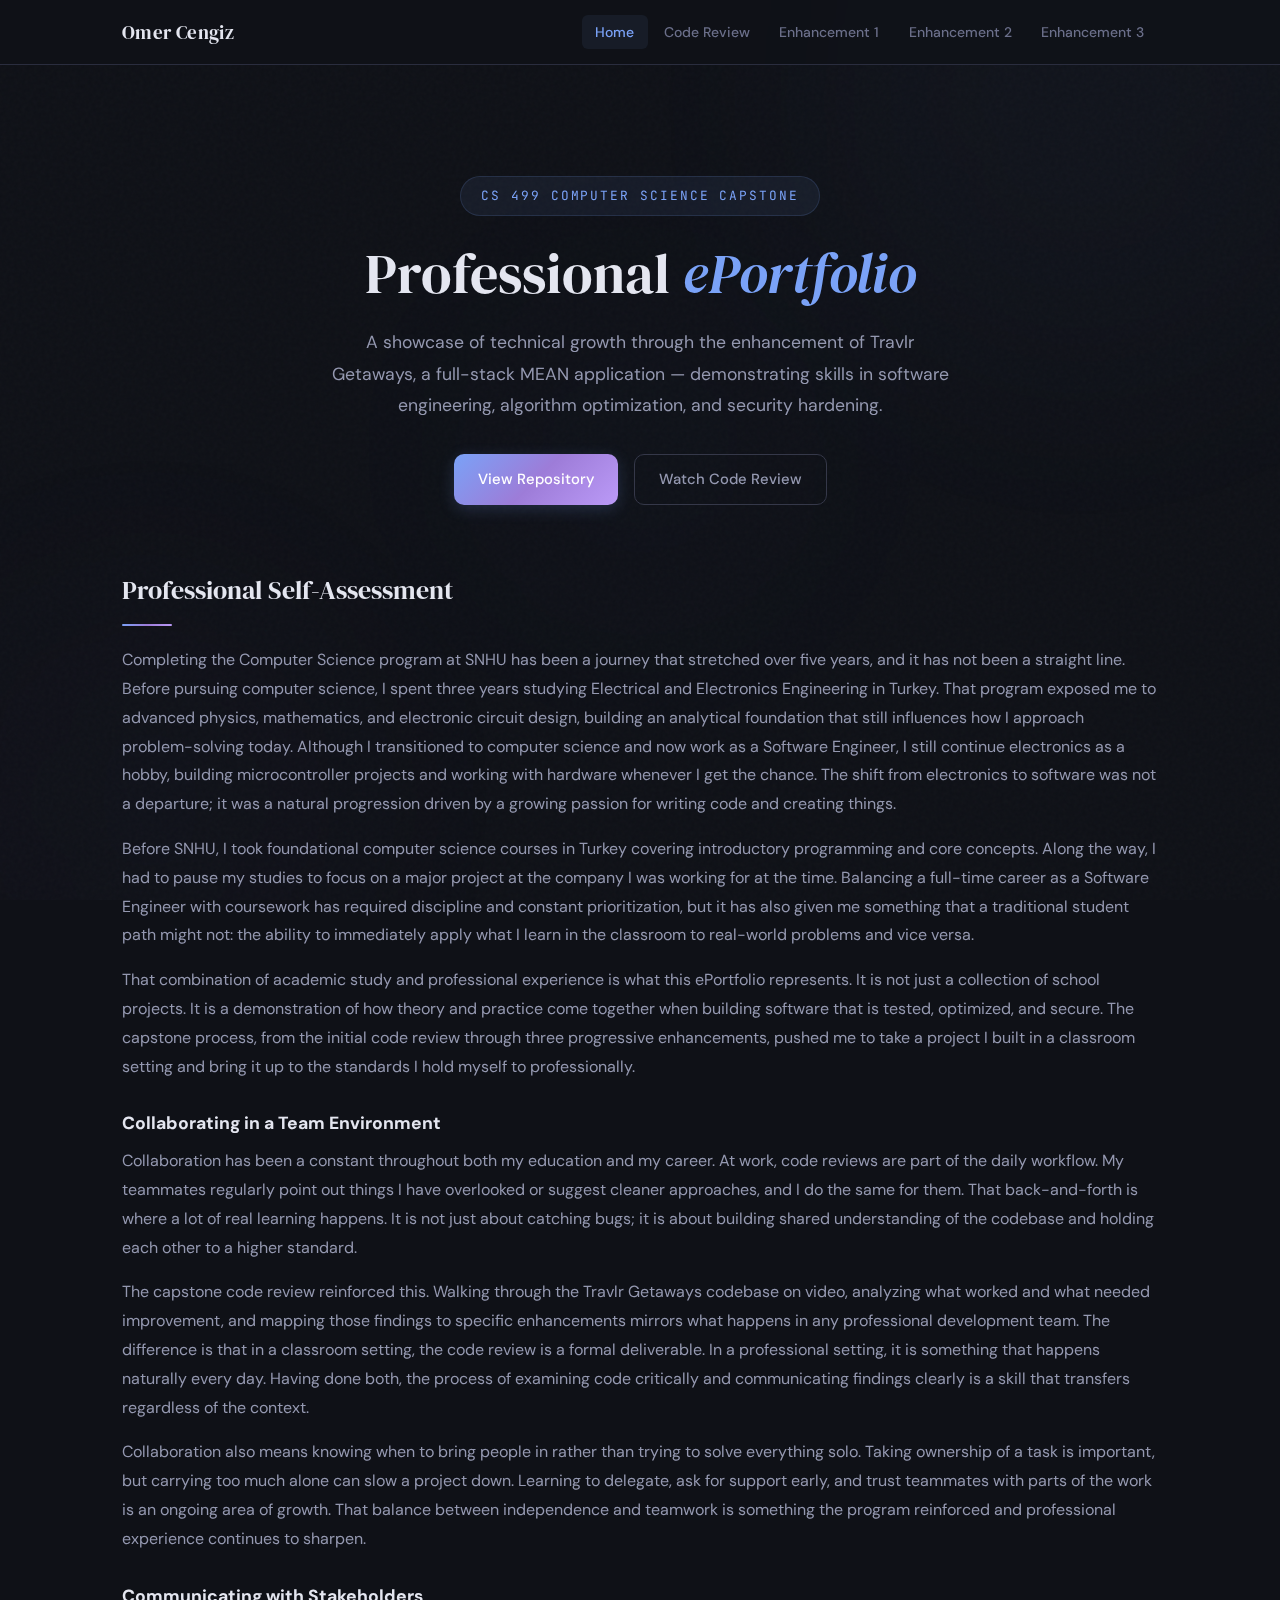
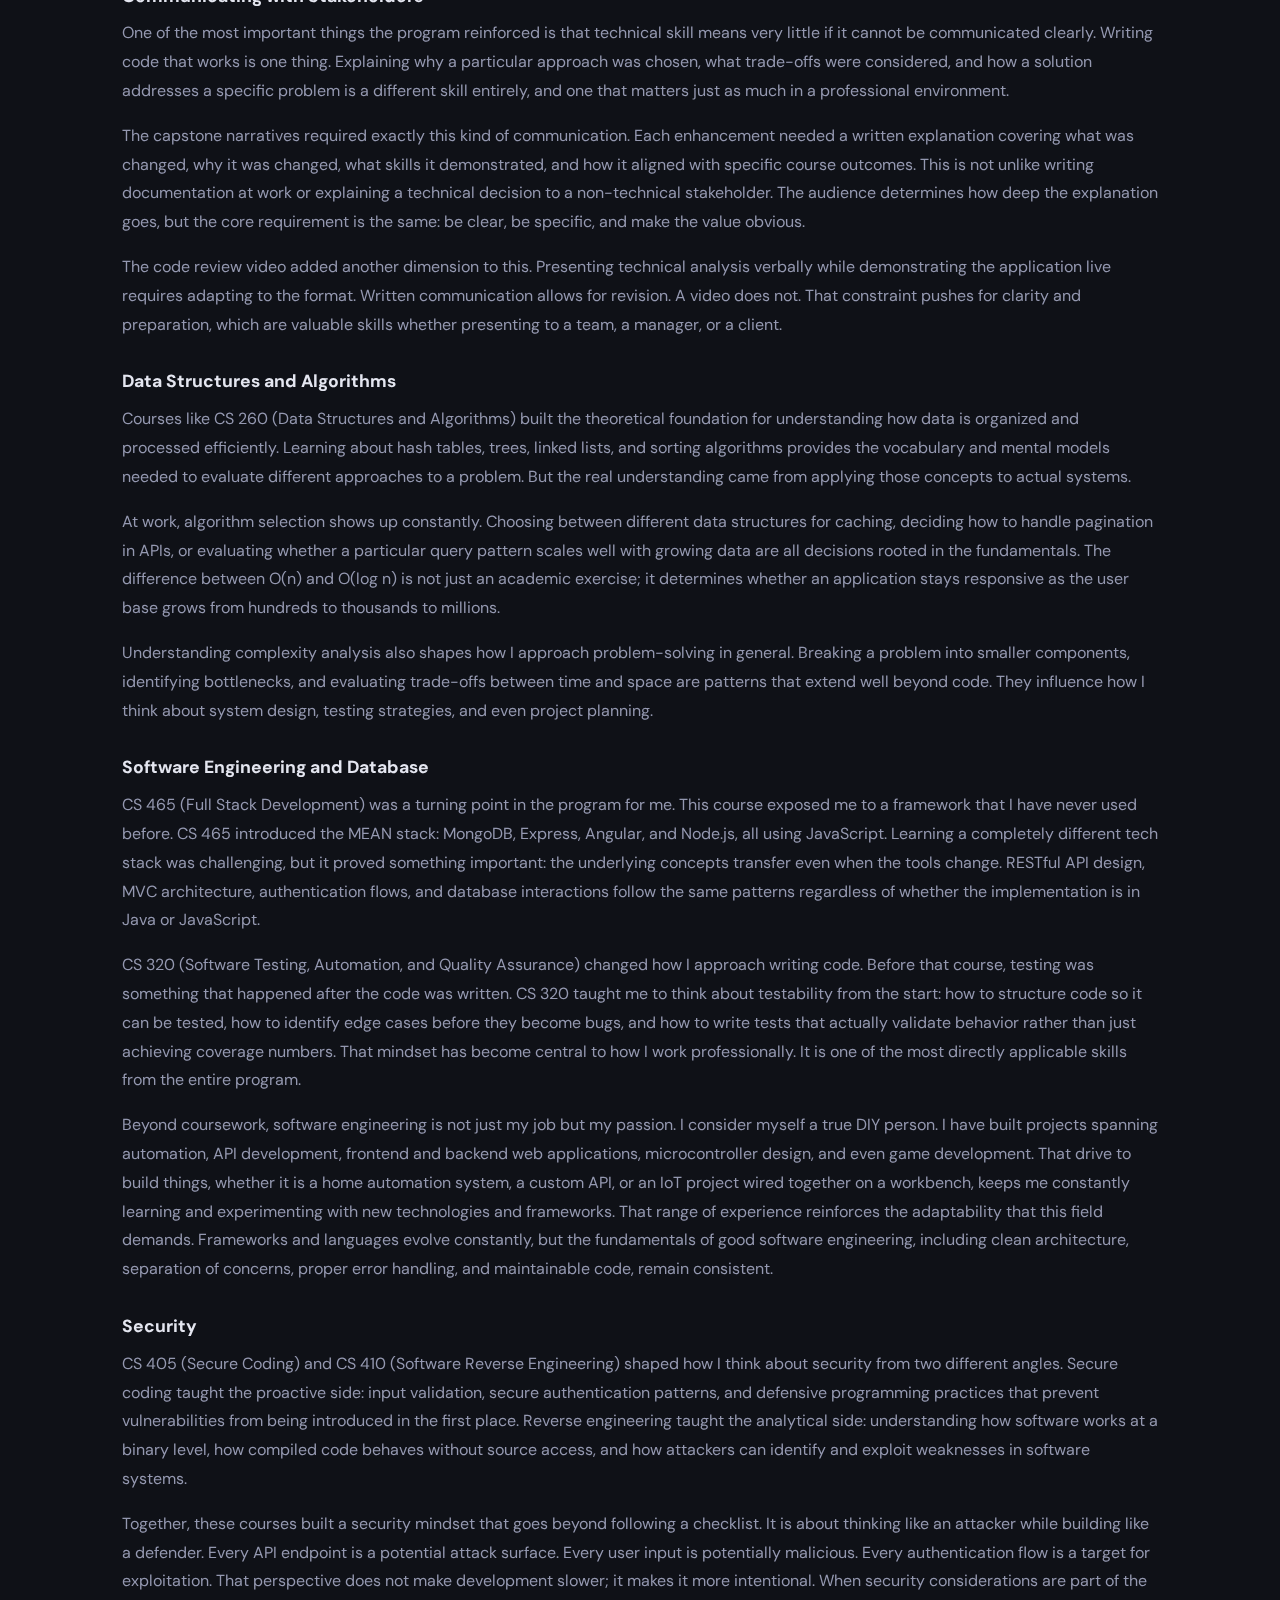
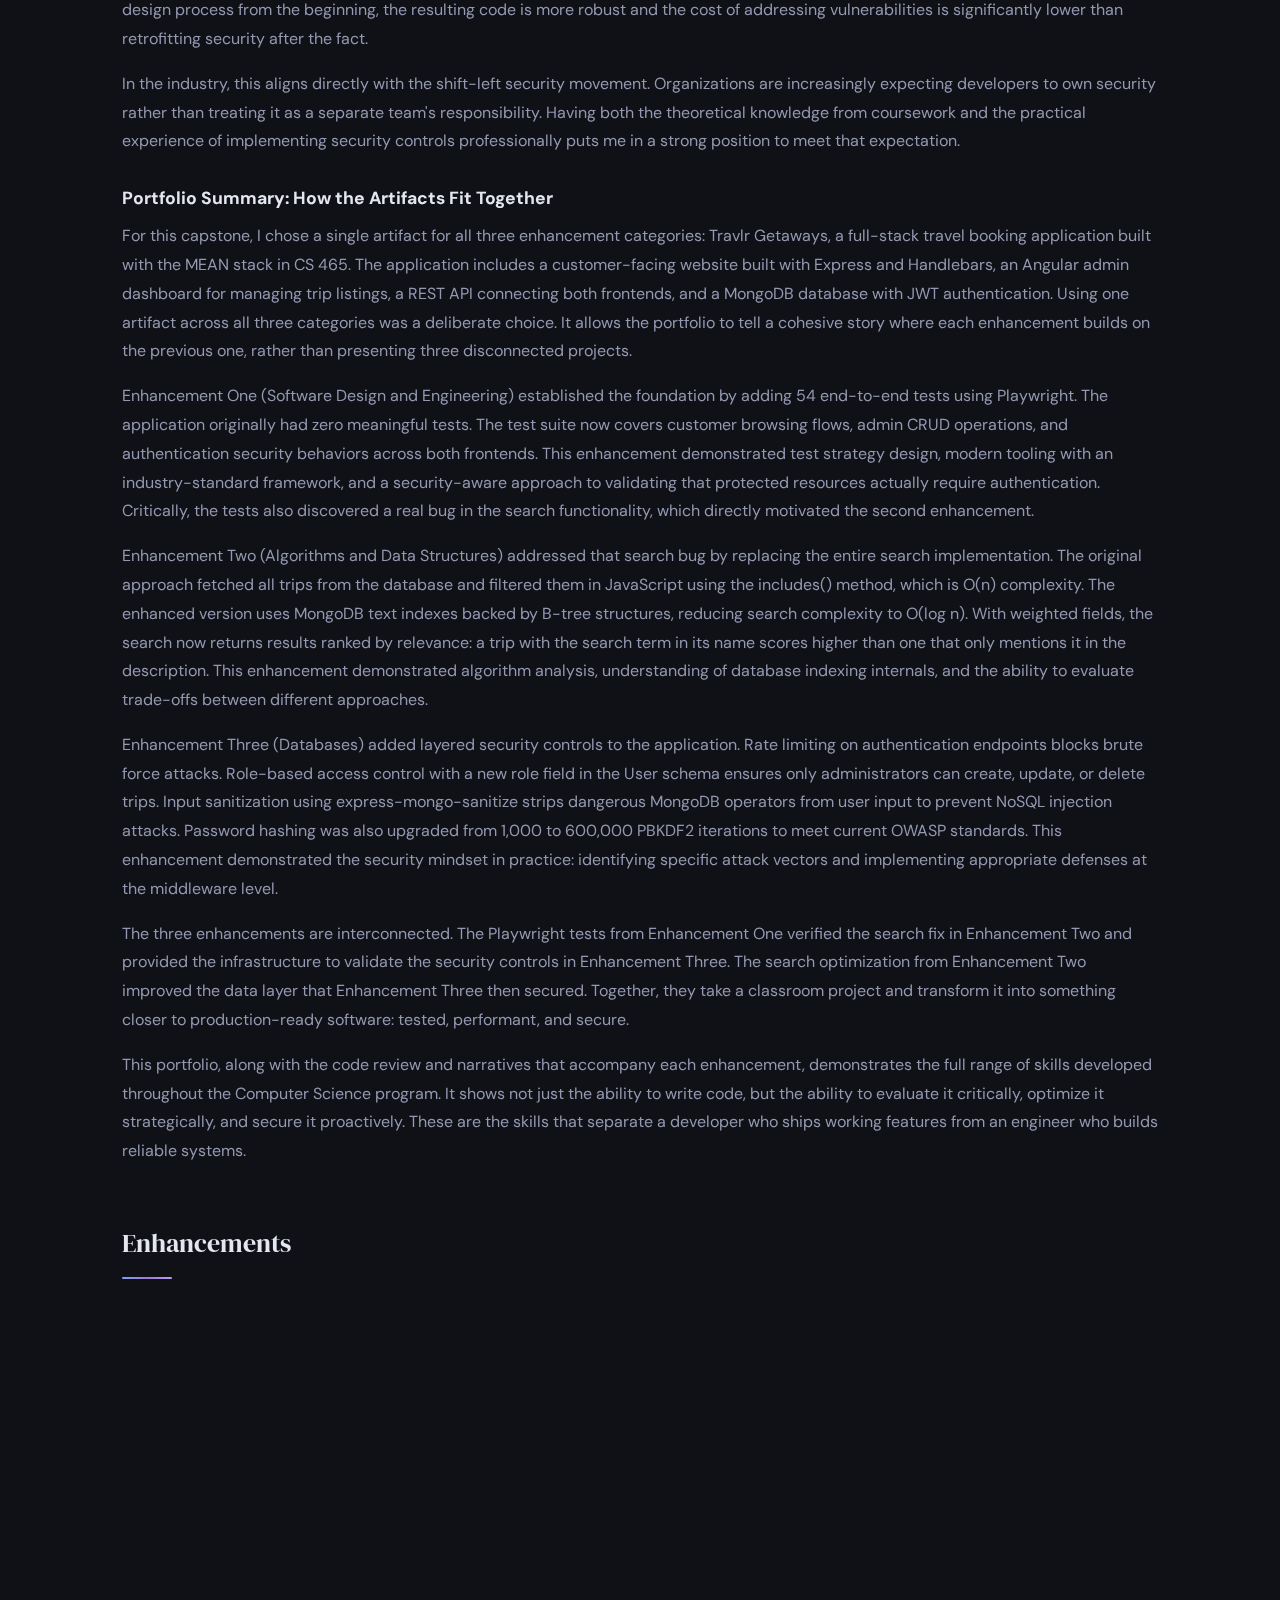
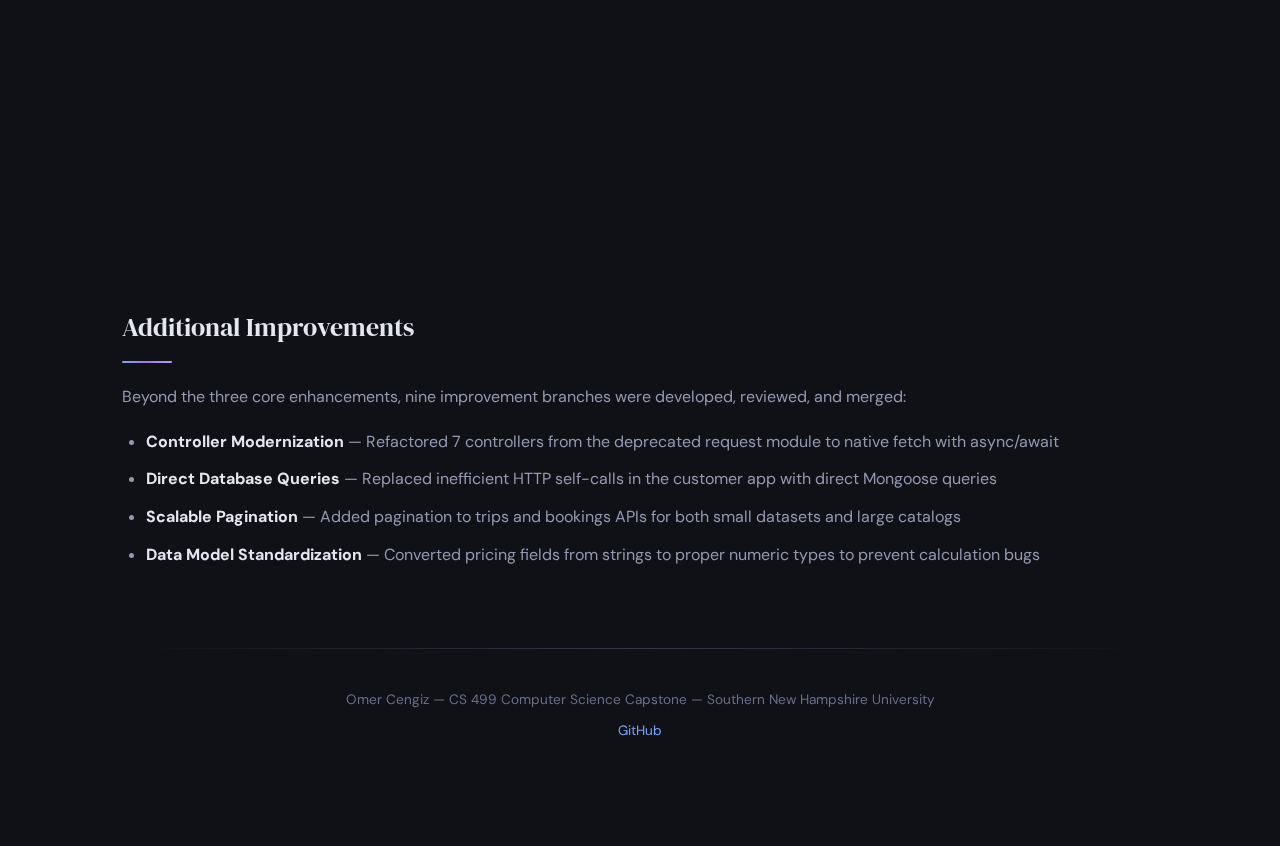
<file: index.html>
<!DOCTYPE html>
<html lang="en">
<head>
  <meta charset="UTF-8">
  <meta name="viewport" content="width=device-width, initial-scale=1.0">
  <title>Omer Cengiz — CS 499 ePortfolio</title>
  <link rel="stylesheet" href="style.css">
</head>
<body>
  <div class="ambient"><div class="ambient-orb"></div><div class="ambient-orb"></div><div class="ambient-orb"></div></div>

  <nav class="nav">
    <div class="nav-inner">
      <a href="index.html" class="nav-logo">Omer Cengiz</a>
      <button class="nav-toggle" onclick="document.querySelector('.nav-links').classList.toggle('open')">&#9776;</button>
      <ul class="nav-links">
        <li><a href="index.html" class="active">Home</a></li>
        <li><a href="code-review.html">Code Review</a></li>
        <li><a href="enhancement-one.html">Enhancement 1</a></li>
        <li><a href="enhancement-two.html">Enhancement 2</a></li>
        <li><a href="enhancement-three.html">Enhancement 3</a></li>
      </ul>
    </div>
  </nav>

  <main class="main">

    <section class="hero">
      <span class="hero-label">CS 499 Computer Science Capstone</span>
      <h1>Professional <em>ePortfolio</em></h1>
      <p>A showcase of technical growth through the enhancement of Travlr Getaways, a full-stack MEAN application — demonstrating skills in software engineering, algorithm optimization, and security hardening.</p>
      <div class="hero-buttons">
        <a href="https://github.com/omerfarukcengizzzz/CS-499" target="_blank" class="btn btn-primary">View Repository</a>
        <a href="code-review.html" class="btn btn-outline">Watch Code Review</a>
      </div>
    </section>

    <!-- ─── Professional Self-Assessment ─── -->
    <section class="section" id="self-assessment">
      <h2>Professional Self-Assessment</h2>
      <div class="self-assessment-content">
        <p>Completing the Computer Science program at SNHU has been a journey that stretched over five years, and it has not been a straight line. Before pursuing computer science, I spent three years studying Electrical and Electronics Engineering in Turkey. That program exposed me to advanced physics, mathematics, and electronic circuit design, building an analytical foundation that still influences how I approach problem-solving today. Although I transitioned to computer science and now work as a Software Engineer, I still continue electronics as a hobby, building microcontroller projects and working with hardware whenever I get the chance. The shift from electronics to software was not a departure; it was a natural progression driven by a growing passion for writing code and creating things.</p>

        <p>Before SNHU, I took foundational computer science courses in Turkey covering introductory programming and core concepts. Along the way, I had to pause my studies to focus on a major project at the company I was working for at the time. Balancing a full-time career as a Software Engineer with coursework has required discipline and constant prioritization, but it has also given me something that a traditional student path might not: the ability to immediately apply what I learn in the classroom to real-world problems and vice versa.</p>

        <p>That combination of academic study and professional experience is what this ePortfolio represents. It is not just a collection of school projects. It is a demonstration of how theory and practice come together when building software that is tested, optimized, and secure. The capstone process, from the initial code review through three progressive enhancements, pushed me to take a project I built in a classroom setting and bring it up to the standards I hold myself to professionally.</p>

        <h3>Collaborating in a Team Environment</h3>

        <p>Collaboration has been a constant throughout both my education and my career. At work, code reviews are part of the daily workflow. My teammates regularly point out things I have overlooked or suggest cleaner approaches, and I do the same for them. That back-and-forth is where a lot of real learning happens. It is not just about catching bugs; it is about building shared understanding of the codebase and holding each other to a higher standard.</p>

        <p>The capstone code review reinforced this. Walking through the Travlr Getaways codebase on video, analyzing what worked and what needed improvement, and mapping those findings to specific enhancements mirrors what happens in any professional development team. The difference is that in a classroom setting, the code review is a formal deliverable. In a professional setting, it is something that happens naturally every day. Having done both, the process of examining code critically and communicating findings clearly is a skill that transfers regardless of the context.</p>

        <p>Collaboration also means knowing when to bring people in rather than trying to solve everything solo. Taking ownership of a task is important, but carrying too much alone can slow a project down. Learning to delegate, ask for support early, and trust teammates with parts of the work is an ongoing area of growth. That balance between independence and teamwork is something the program reinforced and professional experience continues to sharpen.</p>

        <h3>Communicating with Stakeholders</h3>

        <p>One of the most important things the program reinforced is that technical skill means very little if it cannot be communicated clearly. Writing code that works is one thing. Explaining why a particular approach was chosen, what trade-offs were considered, and how a solution addresses a specific problem is a different skill entirely, and one that matters just as much in a professional environment.</p>

        <p>The capstone narratives required exactly this kind of communication. Each enhancement needed a written explanation covering what was changed, why it was changed, what skills it demonstrated, and how it aligned with specific course outcomes. This is not unlike writing documentation at work or explaining a technical decision to a non-technical stakeholder. The audience determines how deep the explanation goes, but the core requirement is the same: be clear, be specific, and make the value obvious.</p>

        <p>The code review video added another dimension to this. Presenting technical analysis verbally while demonstrating the application live requires adapting to the format. Written communication allows for revision. A video does not. That constraint pushes for clarity and preparation, which are valuable skills whether presenting to a team, a manager, or a client.</p>

        <h3>Data Structures and Algorithms</h3>

        <p>Courses like CS 260 (Data Structures and Algorithms) built the theoretical foundation for understanding how data is organized and processed efficiently. Learning about hash tables, trees, linked lists, and sorting algorithms provides the vocabulary and mental models needed to evaluate different approaches to a problem. But the real understanding came from applying those concepts to actual systems.</p>

        <p>At work, algorithm selection shows up constantly. Choosing between different data structures for caching, deciding how to handle pagination in APIs, or evaluating whether a particular query pattern scales well with growing data are all decisions rooted in the fundamentals. The difference between O(n) and O(log n) is not just an academic exercise; it determines whether an application stays responsive as the user base grows from hundreds to thousands to millions.</p>

        <p>Understanding complexity analysis also shapes how I approach problem-solving in general. Breaking a problem into smaller components, identifying bottlenecks, and evaluating trade-offs between time and space are patterns that extend well beyond code. They influence how I think about system design, testing strategies, and even project planning.</p>

        <h3>Software Engineering and Database</h3>

        <p>CS 465 (Full Stack Development) was a turning point in the program for me. This course exposed me to a framework that I have never used before. CS 465 introduced the MEAN stack: MongoDB, Express, Angular, and Node.js, all using JavaScript. Learning a completely different tech stack was challenging, but it proved something important: the underlying concepts transfer even when the tools change. RESTful API design, MVC architecture, authentication flows, and database interactions follow the same patterns regardless of whether the implementation is in Java or JavaScript.</p>

        <p>CS 320 (Software Testing, Automation, and Quality Assurance) changed how I approach writing code. Before that course, testing was something that happened after the code was written. CS 320 taught me to think about testability from the start: how to structure code so it can be tested, how to identify edge cases before they become bugs, and how to write tests that actually validate behavior rather than just achieving coverage numbers. That mindset has become central to how I work professionally. It is one of the most directly applicable skills from the entire program.</p>

        <p>Beyond coursework, software engineering is not just my job but my passion. I consider myself a true DIY person. I have built projects spanning automation, API development, frontend and backend web applications, microcontroller design, and even game development. That drive to build things, whether it is a home automation system, a custom API, or an IoT project wired together on a workbench, keeps me constantly learning and experimenting with new technologies and frameworks. That range of experience reinforces the adaptability that this field demands. Frameworks and languages evolve constantly, but the fundamentals of good software engineering, including clean architecture, separation of concerns, proper error handling, and maintainable code, remain consistent.</p>

        <h3>Security</h3>

        <p>CS 405 (Secure Coding) and CS 410 (Software Reverse Engineering) shaped how I think about security from two different angles. Secure coding taught the proactive side: input validation, secure authentication patterns, and defensive programming practices that prevent vulnerabilities from being introduced in the first place. Reverse engineering taught the analytical side: understanding how software works at a binary level, how compiled code behaves without source access, and how attackers can identify and exploit weaknesses in software systems.</p>

        <p>Together, these courses built a security mindset that goes beyond following a checklist. It is about thinking like an attacker while building like a defender. Every API endpoint is a potential attack surface. Every user input is potentially malicious. Every authentication flow is a target for exploitation. That perspective does not make development slower; it makes it more intentional. When security considerations are part of the design process from the beginning, the resulting code is more robust and the cost of addressing vulnerabilities is significantly lower than retrofitting security after the fact.</p>

        <p>In the industry, this aligns directly with the shift-left security movement. Organizations are increasingly expecting developers to own security rather than treating it as a separate team's responsibility. Having both the theoretical knowledge from coursework and the practical experience of implementing security controls professionally puts me in a strong position to meet that expectation.</p>

        <h3>Portfolio Summary: How the Artifacts Fit Together</h3>

        <p>For this capstone, I chose a single artifact for all three enhancement categories: Travlr Getaways, a full-stack travel booking application built with the MEAN stack in CS 465. The application includes a customer-facing website built with Express and Handlebars, an Angular admin dashboard for managing trip listings, a REST API connecting both frontends, and a MongoDB database with JWT authentication. Using one artifact across all three categories was a deliberate choice. It allows the portfolio to tell a cohesive story where each enhancement builds on the previous one, rather than presenting three disconnected projects.</p>

        <p>Enhancement One (Software Design and Engineering) established the foundation by adding 54 end-to-end tests using Playwright. The application originally had zero meaningful tests. The test suite now covers customer browsing flows, admin CRUD operations, and authentication security behaviors across both frontends. This enhancement demonstrated test strategy design, modern tooling with an industry-standard framework, and a security-aware approach to validating that protected resources actually require authentication. Critically, the tests also discovered a real bug in the search functionality, which directly motivated the second enhancement.</p>

        <p>Enhancement Two (Algorithms and Data Structures) addressed that search bug by replacing the entire search implementation. The original approach fetched all trips from the database and filtered them in JavaScript using the includes() method, which is O(n) complexity. The enhanced version uses MongoDB text indexes backed by B-tree structures, reducing search complexity to O(log n). With weighted fields, the search now returns results ranked by relevance: a trip with the search term in its name scores higher than one that only mentions it in the description. This enhancement demonstrated algorithm analysis, understanding of database indexing internals, and the ability to evaluate trade-offs between different approaches.</p>

        <p>Enhancement Three (Databases) added layered security controls to the application. Rate limiting on authentication endpoints blocks brute force attacks. Role-based access control with a new role field in the User schema ensures only administrators can create, update, or delete trips. Input sanitization using express-mongo-sanitize strips dangerous MongoDB operators from user input to prevent NoSQL injection attacks. Password hashing was also upgraded from 1,000 to 600,000 PBKDF2 iterations to meet current OWASP standards. This enhancement demonstrated the security mindset in practice: identifying specific attack vectors and implementing appropriate defenses at the middleware level.</p>

        <p>The three enhancements are interconnected. The Playwright tests from Enhancement One verified the search fix in Enhancement Two and provided the infrastructure to validate the security controls in Enhancement Three. The search optimization from Enhancement Two improved the data layer that Enhancement Three then secured. Together, they take a classroom project and transform it into something closer to production-ready software: tested, performant, and secure.</p>

        <p>This portfolio, along with the code review and narratives that accompany each enhancement, demonstrates the full range of skills developed throughout the Computer Science program. It shows not just the ability to write code, but the ability to evaluate it critically, optimize it strategically, and secure it proactively. These are the skills that separate a developer who ships working features from an engineer who builds reliable systems.</p>
      </div>
    </section>

    <!-- ─── Enhancement Cards ─── -->
    <section class="section">
      <h2>Enhancements</h2>
    </section>

    <div class="cards">
      <a href="code-review.html" class="card fade-in">
        <span class="card-number">00</span>
        <h3>Code Review</h3>
        <p>A walkthrough of the Travlr Getaways codebase analyzing structure, efficiency, and security before enhancements.</p>
      </a>
      <a href="enhancement-one.html" class="card fade-in">
        <span class="card-number">01</span>
        <h3>Software Design &amp; Engineering</h3>
        <p>54 end-to-end Playwright tests covering customer flows, admin CRUD operations, and authentication security.</p>
      </a>
      <a href="enhancement-two.html" class="card fade-in">
        <span class="card-number">02</span>
        <h3>Algorithms &amp; Data Structures</h3>
        <p>MongoDB text indexes with weighted fields replacing O(n) client-side search with O(log n) database-level operations.</p>
      </a>
      <a href="enhancement-three.html" class="card fade-in">
        <span class="card-number">03</span>
        <h3>Databases &amp; Security</h3>
        <p>Comprehensive security hardening including RBAC, rate limiting, input validation, and 600K PBKDF2 iterations.</p>
      </a>
    </div>

    <section class="section">
      <h2>Additional Improvements</h2>
      <p>Beyond the three core enhancements, nine improvement branches were developed, reviewed, and merged:</p>
      <ul>
        <li><strong>Controller Modernization</strong> — Refactored 7 controllers from the deprecated request module to native fetch with async/await</li>
        <li><strong>Direct Database Queries</strong> — Replaced inefficient HTTP self-calls in the customer app with direct Mongoose queries</li>
        <li><strong>Scalable Pagination</strong> — Added pagination to trips and bookings APIs for both small datasets and large catalogs</li>
        <li><strong>Data Model Standardization</strong> — Converted pricing fields from strings to proper numeric types to prevent calculation bugs</li>
      </ul>
    </section>

    <footer class="footer">
      <p>Omer Cengiz &mdash; CS 499 Computer Science Capstone &mdash; Southern New Hampshire University</p>
      <p style="margin-top: 0.5rem;"><a href="https://github.com/omerfarukcengizzzz" target="_blank">GitHub</a></p>
    </footer>
  </main>
</body>
</html>
</file>
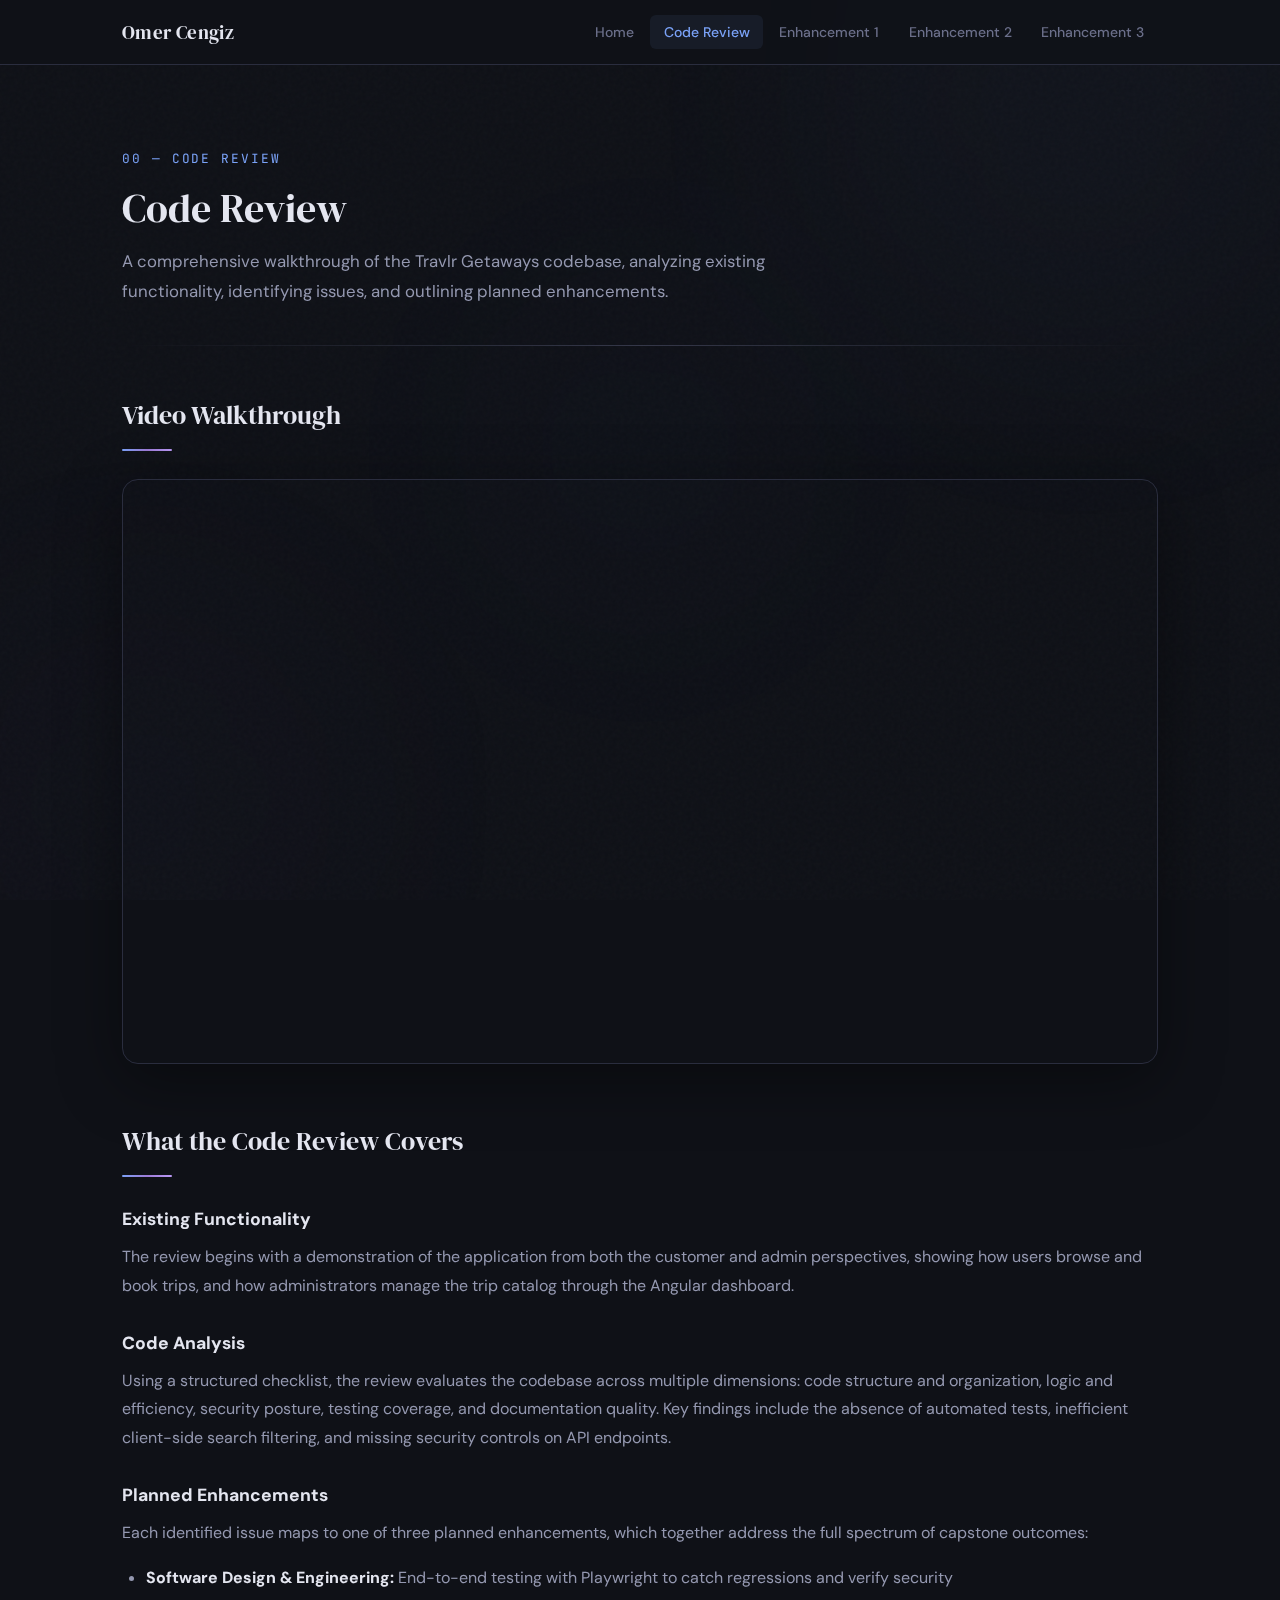
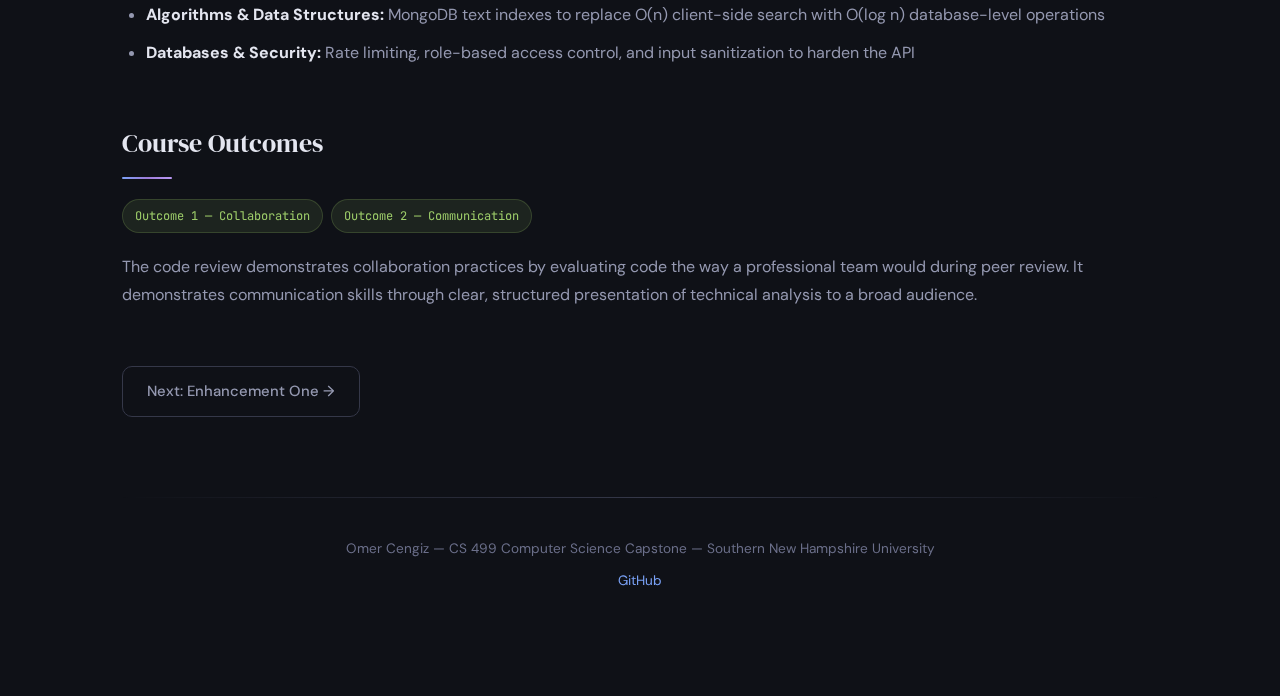
<file: code-review.html>
<!DOCTYPE html>
<html lang="en">
<head>
  <meta charset="UTF-8">
  <meta name="viewport" content="width=device-width, initial-scale=1.0">
  <title>Code Review — Omer Cengiz ePortfolio</title>
  <link rel="stylesheet" href="style.css">
</head>
<body>
  <div class="ambient"><div class="ambient-orb"></div><div class="ambient-orb"></div><div class="ambient-orb"></div></div>

  <nav class="nav">
    <div class="nav-inner">
      <a href="index.html" class="nav-logo">Omer Cengiz</a>
      <button class="nav-toggle" onclick="document.querySelector('.nav-links').classList.toggle('open')">&#9776;</button>
      <ul class="nav-links">
        <li><a href="index.html">Home</a></li>
        <li><a href="code-review.html" class="active">Code Review</a></li>
        <li><a href="enhancement-one.html">Enhancement 1</a></li>
        <li><a href="enhancement-two.html">Enhancement 2</a></li>
        <li><a href="enhancement-three.html">Enhancement 3</a></li>
        
      </ul>
    </div>
  </nav>

  <main class="main">
    <header class="page-header">
      <span class="label">00 — Code Review</span>
      <h1>Code Review</h1>
      <p>A comprehensive walkthrough of the Travlr Getaways codebase, analyzing existing functionality, identifying issues, and outlining planned enhancements.</p>
    </header>

    <section class="section">
      <h2>Video Walkthrough</h2>
      <div class="video-container">
        <iframe src="https://www.youtube.com/embed/LIy8FtGkRko" title="CS 499 Code Review - Travlr Getaways" allow="accelerometer; autoplay; clipboard-write; encrypted-media; gyroscope; picture-in-picture" allowfullscreen></iframe>
      </div>
    </section>

    <section class="section">
      <h2>What the Code Review Covers</h2>
      <h3>Existing Functionality</h3>
      <p>The review begins with a demonstration of the application from both the customer and admin perspectives, showing how users browse and book trips, and how administrators manage the trip catalog through the Angular dashboard.</p>
      <h3>Code Analysis</h3>
      <p>Using a structured checklist, the review evaluates the codebase across multiple dimensions: code structure and organization, logic and efficiency, security posture, testing coverage, and documentation quality. Key findings include the absence of automated tests, inefficient client-side search filtering, and missing security controls on API endpoints.</p>
      <h3>Planned Enhancements</h3>
      <p>Each identified issue maps to one of three planned enhancements, which together address the full spectrum of capstone outcomes:</p>
      <ul>
        <li><strong>Software Design &amp; Engineering:</strong> End-to-end testing with Playwright to catch regressions and verify security</li>
        <li><strong>Algorithms &amp; Data Structures:</strong> MongoDB text indexes to replace O(n) client-side search with O(log n) database-level operations</li>
        <li><strong>Databases &amp; Security:</strong> Rate limiting, role-based access control, and input sanitization to harden the API</li>
      </ul>
    </section>

    <section class="section">
      <h2>Course Outcomes</h2>
      <div class="tags">
        <span class="tag tag--outcome">Outcome 1 — Collaboration</span>
        <span class="tag tag--outcome">Outcome 2 — Communication</span>
      </div>
      <p>The code review demonstrates collaboration practices by evaluating code the way a professional team would during peer review. It demonstrates communication skills through clear, structured presentation of technical analysis to a broad audience.</p>
    </section>

    <div style="margin-top: 2rem;">
      <a href="enhancement-one.html" class="btn btn-outline">Next: Enhancement One &rarr;</a>
    </div>

    <footer class="footer">
      <p>Omer Cengiz &mdash; CS 499 Computer Science Capstone &mdash; Southern New Hampshire University</p>
      <p style="margin-top: 0.5rem;"><a href="https://github.com/omerfarukcengizzzz" target="_blank">GitHub</a></p>
    </footer>
  </main>
</body>
</html>
</file>
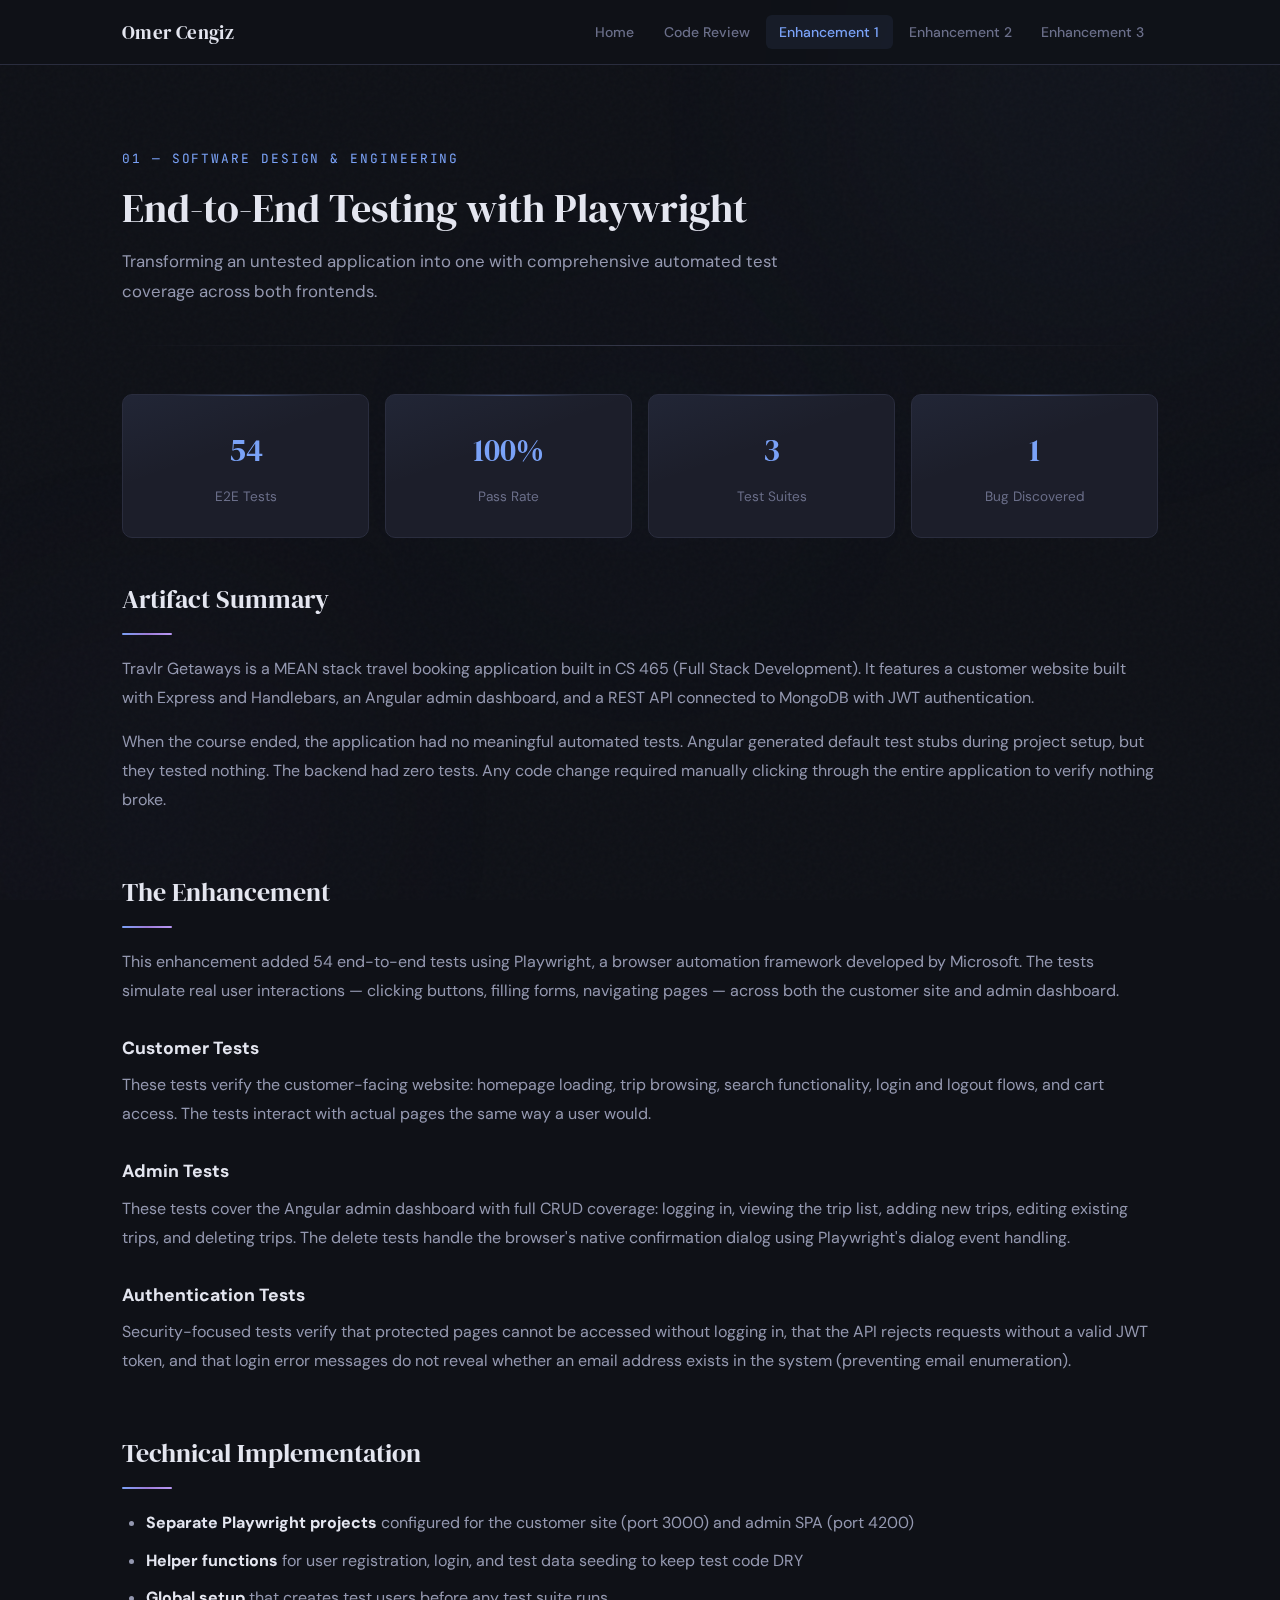
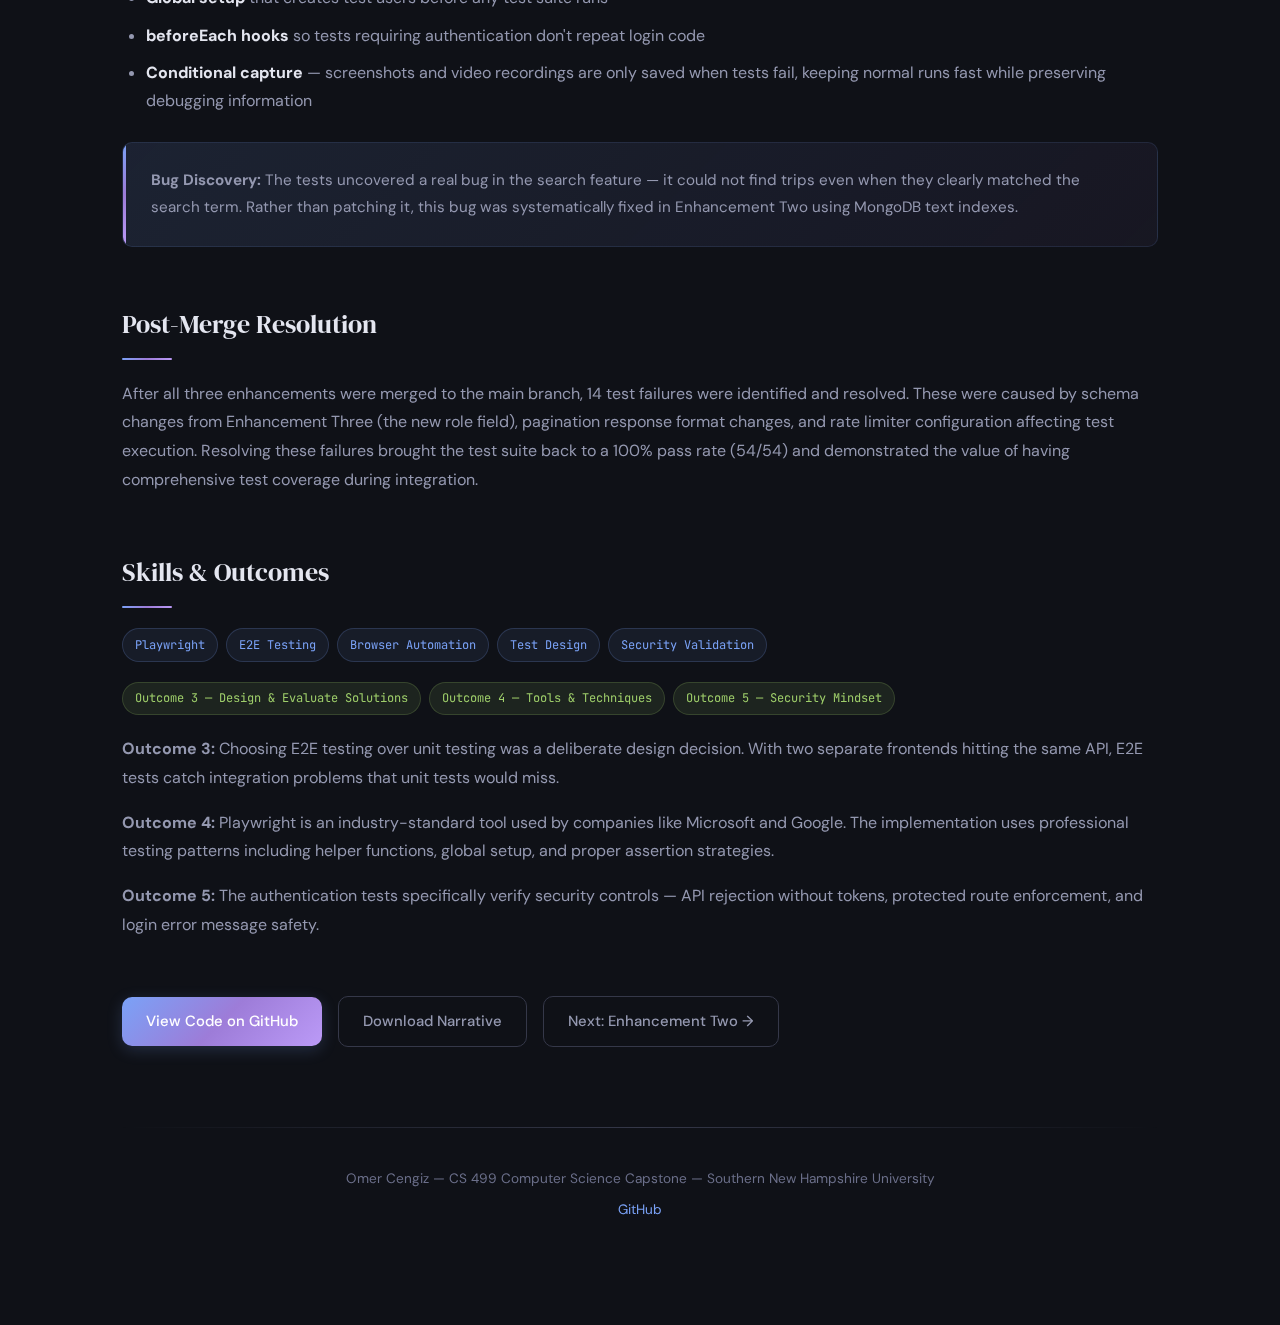
<file: enhancement-one.html>
<!DOCTYPE html>
<html lang="en">
<head>
  <meta charset="UTF-8">
  <meta name="viewport" content="width=device-width, initial-scale=1.0">
  <title>Enhancement One — Omer Cengiz ePortfolio</title>
  <link rel="stylesheet" href="style.css">
</head>
<body>
  <div class="ambient"><div class="ambient-orb"></div><div class="ambient-orb"></div><div class="ambient-orb"></div></div>

  <nav class="nav">
    <div class="nav-inner">
      <a href="index.html" class="nav-logo">Omer Cengiz</a>
      <button class="nav-toggle" onclick="document.querySelector('.nav-links').classList.toggle('open')">&#9776;</button>
      <ul class="nav-links">
        <li><a href="index.html">Home</a></li>
        <li><a href="code-review.html">Code Review</a></li>
        <li><a href="enhancement-one.html" class="active">Enhancement 1</a></li>
        <li><a href="enhancement-two.html">Enhancement 2</a></li>
        <li><a href="enhancement-three.html">Enhancement 3</a></li>
      </ul>
    </div>
  </nav>

  <main class="main">
    <header class="page-header">
      <span class="label">01 — Software Design &amp; Engineering</span>
      <h1>End-to-End Testing with Playwright</h1>
      <p>Transforming an untested application into one with comprehensive automated test coverage across both frontends.</p>
    </header>

    <div class="stats">
      <div class="stat"><span class="stat-number">54</span><span class="stat-label">E2E Tests</span></div>
      <div class="stat"><span class="stat-number">100%</span><span class="stat-label">Pass Rate</span></div>
      <div class="stat"><span class="stat-number">3</span><span class="stat-label">Test Suites</span></div>
      <div class="stat"><span class="stat-number">1</span><span class="stat-label">Bug Discovered</span></div>
    </div>

    <section class="section">
      <h2>Artifact Summary</h2>
      <p>Travlr Getaways is a MEAN stack travel booking application built in CS 465 (Full Stack Development). It features a customer website built with Express and Handlebars, an Angular admin dashboard, and a REST API connected to MongoDB with JWT authentication.</p>
      <p>When the course ended, the application had no meaningful automated tests. Angular generated default test stubs during project setup, but they tested nothing. The backend had zero tests. Any code change required manually clicking through the entire application to verify nothing broke.</p>
    </section>

    <section class="section">
      <h2>The Enhancement</h2>
      <p>This enhancement added 54 end-to-end tests using Playwright, a browser automation framework developed by Microsoft. The tests simulate real user interactions — clicking buttons, filling forms, navigating pages — across both the customer site and admin dashboard.</p>
      <h3>Customer Tests</h3>
      <p>These tests verify the customer-facing website: homepage loading, trip browsing, search functionality, login and logout flows, and cart access. The tests interact with actual pages the same way a user would.</p>
      <h3>Admin Tests</h3>
      <p>These tests cover the Angular admin dashboard with full CRUD coverage: logging in, viewing the trip list, adding new trips, editing existing trips, and deleting trips. The delete tests handle the browser's native confirmation dialog using Playwright's dialog event handling.</p>
      <h3>Authentication Tests</h3>
      <p>Security-focused tests verify that protected pages cannot be accessed without logging in, that the API rejects requests without a valid JWT token, and that login error messages do not reveal whether an email address exists in the system (preventing email enumeration).</p>
    </section>

    <section class="section">
      <h2>Technical Implementation</h2>
      <ul>
        <li><strong>Separate Playwright projects</strong> configured for the customer site (port 3000) and admin SPA (port 4200)</li>
        <li><strong>Helper functions</strong> for user registration, login, and test data seeding to keep test code DRY</li>
        <li><strong>Global setup</strong> that creates test users before any test suite runs</li>
        <li><strong>beforeEach hooks</strong> so tests requiring authentication don't repeat login code</li>
        <li><strong>Conditional capture</strong> — screenshots and video recordings are only saved when tests fail, keeping normal runs fast while preserving debugging information</li>
      </ul>
      <div class="info-box">
        <p><strong>Bug Discovery:</strong> The tests uncovered a real bug in the search feature — it could not find trips even when they clearly matched the search term. Rather than patching it, this bug was systematically fixed in Enhancement Two using MongoDB text indexes.</p>
      </div>
    </section>

    <section class="section">
      <h2>Post-Merge Resolution</h2>
      <p>After all three enhancements were merged to the main branch, 14 test failures were identified and resolved. These were caused by schema changes from Enhancement Three (the new role field), pagination response format changes, and rate limiter configuration affecting test execution. Resolving these failures brought the test suite back to a 100% pass rate (54/54) and demonstrated the value of having comprehensive test coverage during integration.</p>
    </section>

    <section class="section">
      <h2>Skills &amp; Outcomes</h2>
      <div class="tags">
        <span class="tag">Playwright</span><span class="tag">E2E Testing</span><span class="tag">Browser Automation</span><span class="tag">Test Design</span><span class="tag">Security Validation</span>
      </div>
      <div class="tags" style="margin-top: 0.5rem;">
        <span class="tag tag--outcome">Outcome 3 — Design &amp; Evaluate Solutions</span>
        <span class="tag tag--outcome">Outcome 4 — Tools &amp; Techniques</span>
        <span class="tag tag--outcome">Outcome 5 — Security Mindset</span>
      </div>
      <p style="margin-top: 1rem;"><strong>Outcome 3:</strong> Choosing E2E testing over unit testing was a deliberate design decision. With two separate frontends hitting the same API, E2E tests catch integration problems that unit tests would miss.</p>
      <p><strong>Outcome 4:</strong> Playwright is an industry-standard tool used by companies like Microsoft and Google. The implementation uses professional testing patterns including helper functions, global setup, and proper assertion strategies.</p>
      <p><strong>Outcome 5:</strong> The authentication tests specifically verify security controls — API rejection without tokens, protected route enforcement, and login error message safety.</p>
    </section>

    <div style="margin-top: 2rem;">
      <a href="https://github.com/omerfarukcengizzzz/CS-499" target="_blank" class="btn btn-primary">View Code on GitHub</a>
      <a href="enhancement-one-narrative.docx" class="btn btn-outline" style="margin-left: 0.75rem;">Download Narrative</a>
      <a href="enhancement-two.html" class="btn btn-outline" style="margin-left: 0.75rem;">Next: Enhancement Two &rarr;</a>
    </div>

    <footer class="footer">
      <p>Omer Cengiz &mdash; CS 499 Computer Science Capstone &mdash; Southern New Hampshire University</p>
      <p style="margin-top: 0.5rem;"><a href="https://github.com/omerfarukcengizzzz" target="_blank">GitHub</a></p>
    </footer>
  </main>
</body>
</html>
</file>
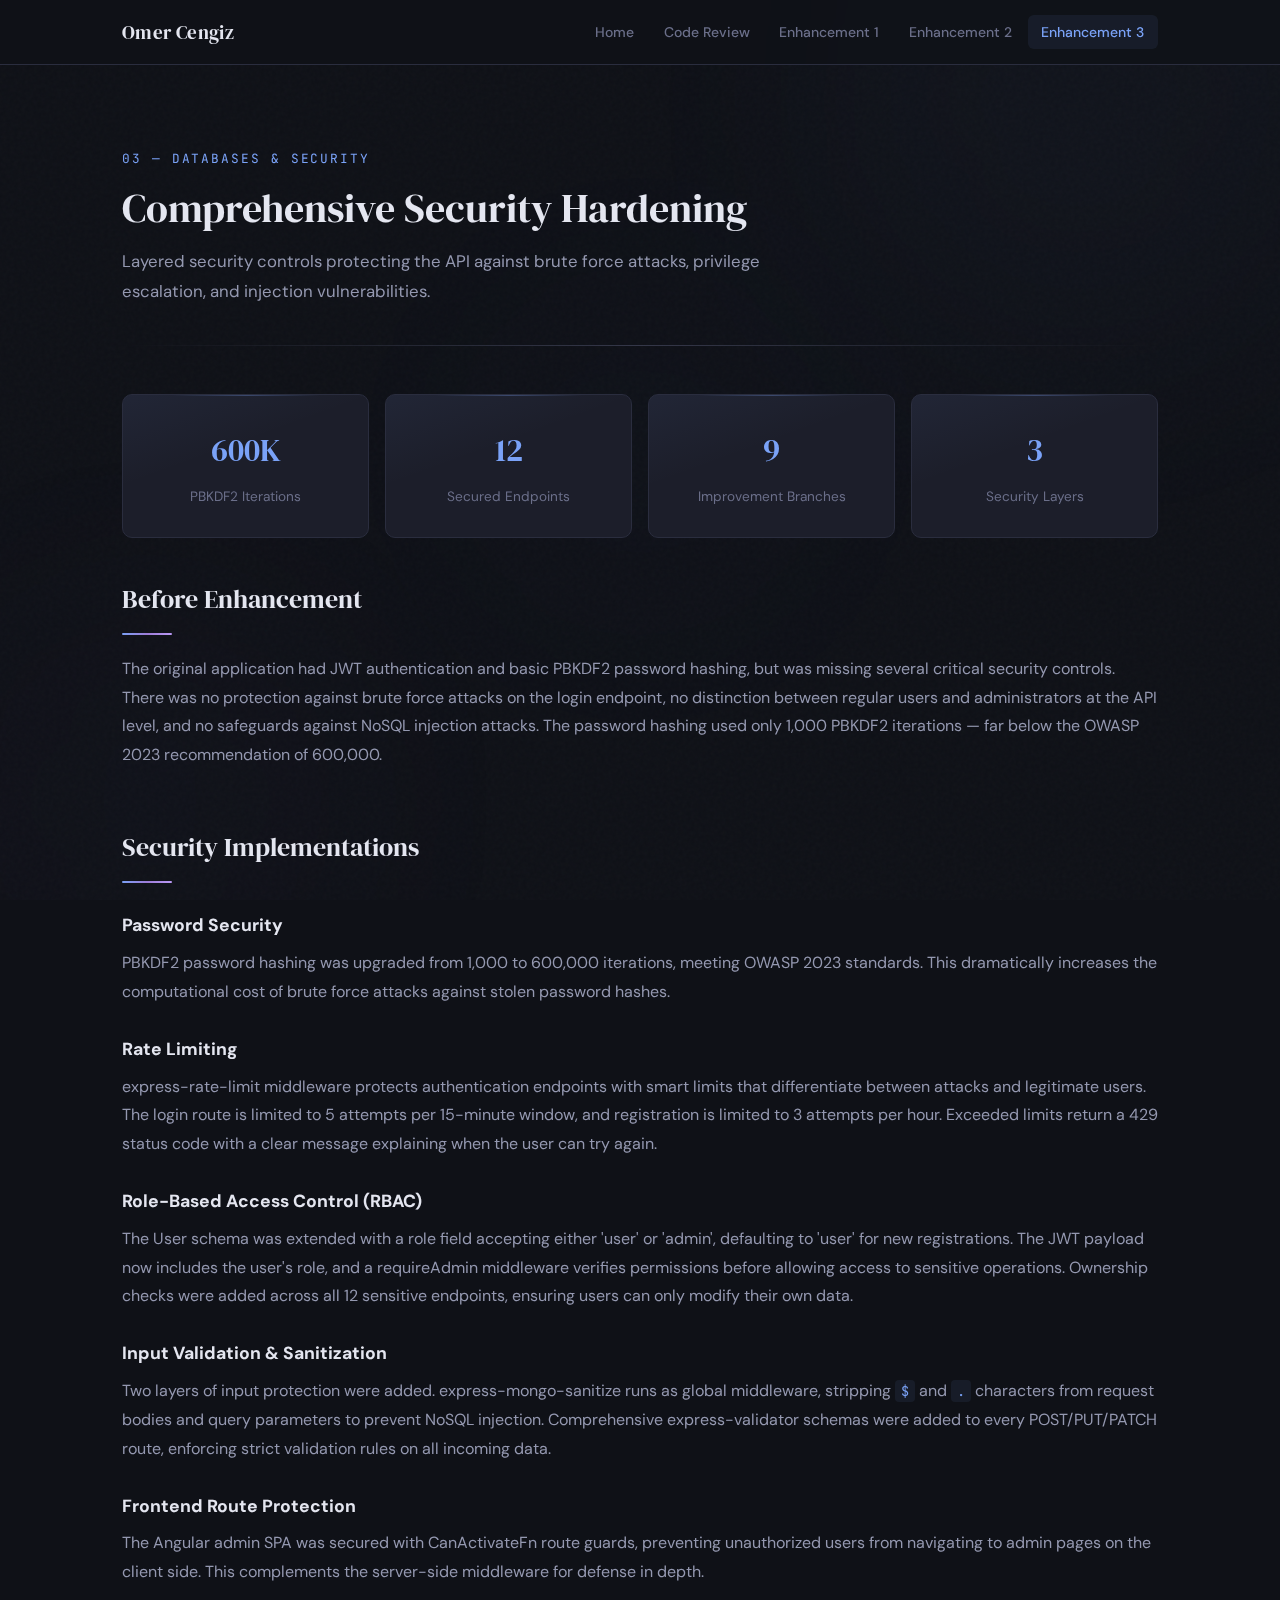
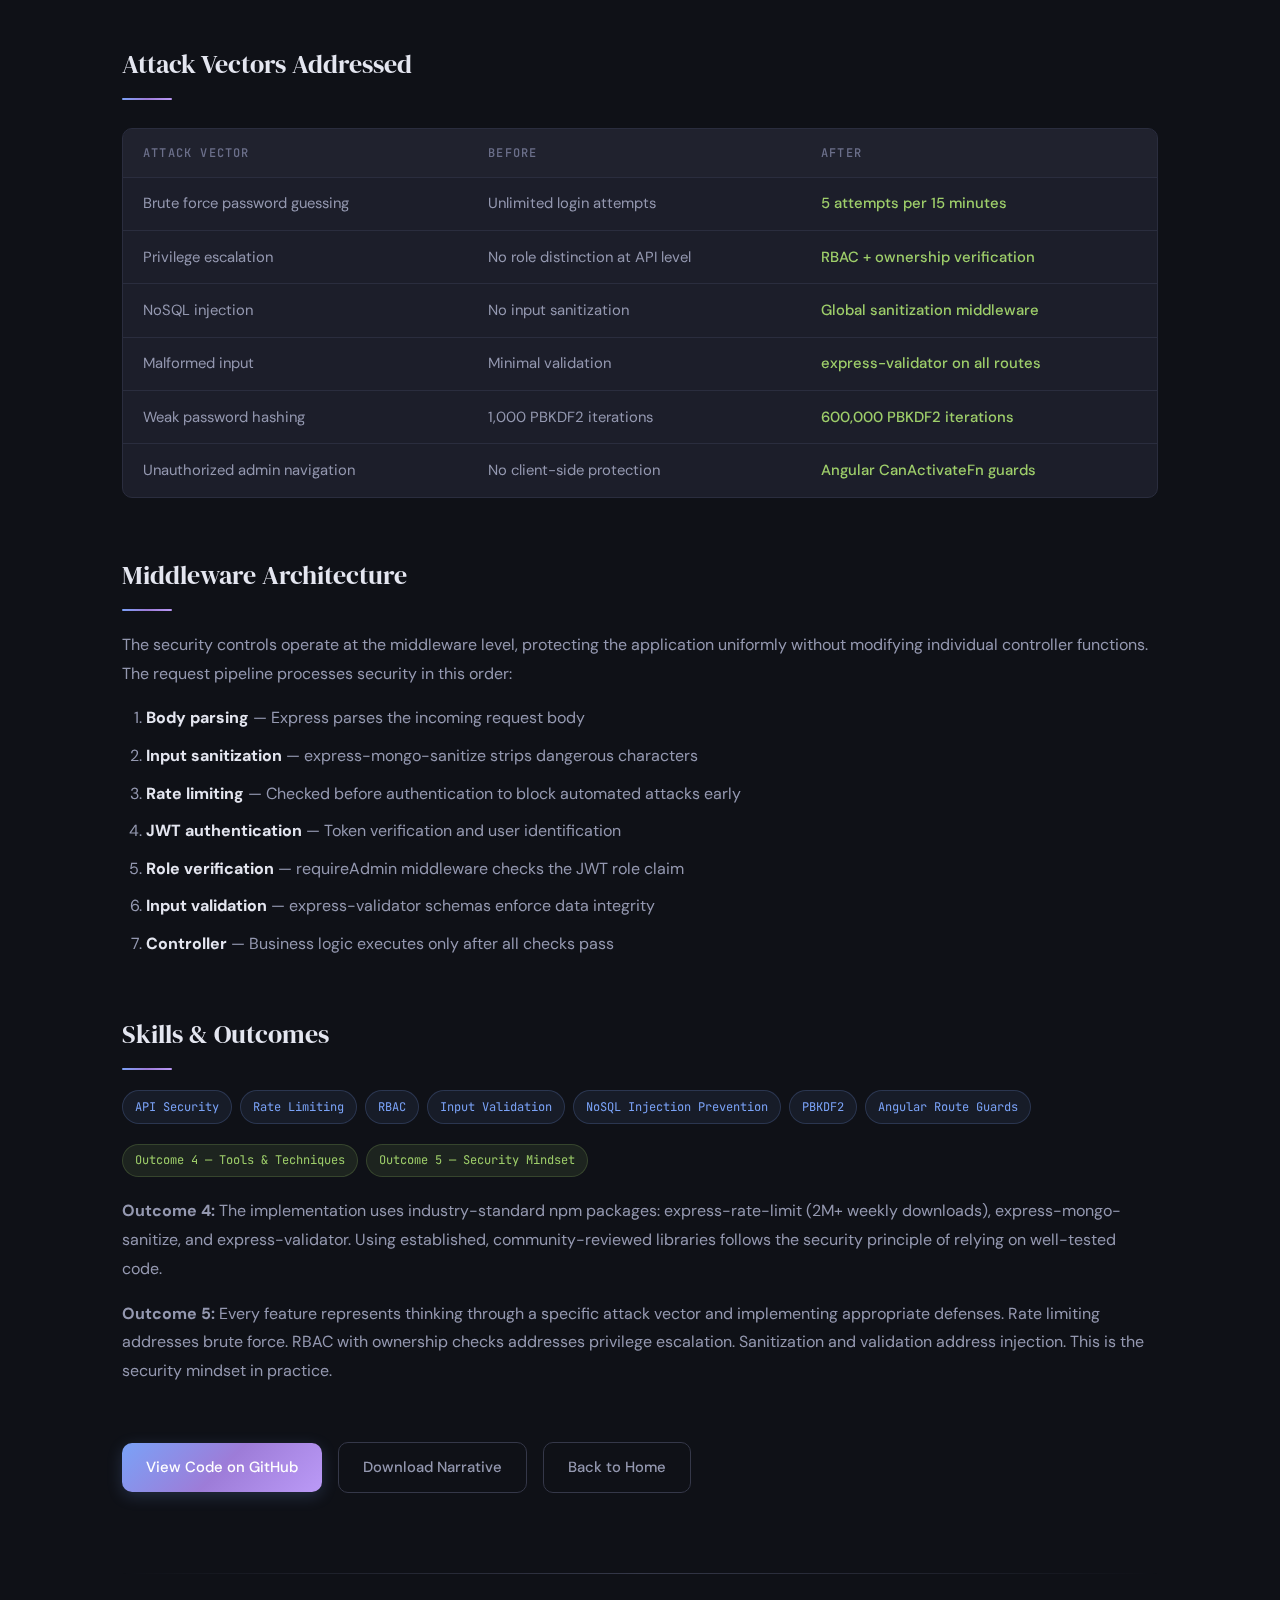
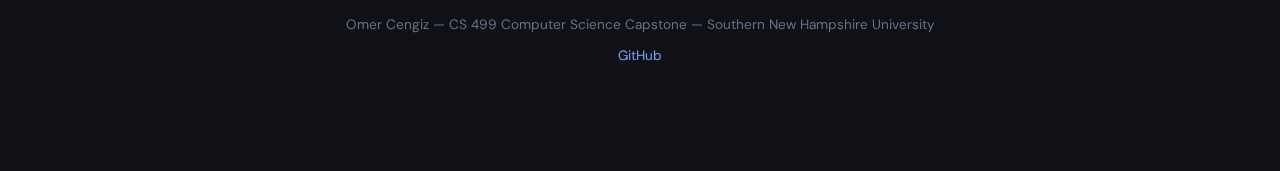
<file: enhancement-three.html>
<!DOCTYPE html>
<html lang="en">
<head>
  <meta charset="UTF-8">
  <meta name="viewport" content="width=device-width, initial-scale=1.0">
  <title>Enhancement Three — Omer Cengiz ePortfolio</title>
  <link rel="stylesheet" href="style.css">
</head>
<body>
  <div class="ambient"><div class="ambient-orb"></div><div class="ambient-orb"></div><div class="ambient-orb"></div></div>

  <nav class="nav">
    <div class="nav-inner">
      <a href="index.html" class="nav-logo">Omer Cengiz</a>
      <button class="nav-toggle" onclick="document.querySelector('.nav-links').classList.toggle('open')">&#9776;</button>
      <ul class="nav-links">
        <li><a href="index.html">Home</a></li>
        <li><a href="code-review.html">Code Review</a></li>
        <li><a href="enhancement-one.html">Enhancement 1</a></li>
        <li><a href="enhancement-two.html">Enhancement 2</a></li>
        <li><a href="enhancement-three.html" class="active">Enhancement 3</a></li>
      </ul>
    </div>
  </nav>

  <main class="main">
    <header class="page-header">
      <span class="label">03 — Databases &amp; Security</span>
      <h1>Comprehensive Security Hardening</h1>
      <p>Layered security controls protecting the API against brute force attacks, privilege escalation, and injection vulnerabilities.</p>
    </header>

    <div class="stats">
      <div class="stat"><span class="stat-number">600K</span><span class="stat-label">PBKDF2 Iterations</span></div>
      <div class="stat"><span class="stat-number">12</span><span class="stat-label">Secured Endpoints</span></div>
      <div class="stat"><span class="stat-number">9</span><span class="stat-label">Improvement Branches</span></div>
      <div class="stat"><span class="stat-number">3</span><span class="stat-label">Security Layers</span></div>
    </div>

    <section class="section">
      <h2>Before Enhancement</h2>
      <p>The original application had JWT authentication and basic PBKDF2 password hashing, but was missing several critical security controls. There was no protection against brute force attacks on the login endpoint, no distinction between regular users and administrators at the API level, and no safeguards against NoSQL injection attacks. The password hashing used only 1,000 PBKDF2 iterations — far below the OWASP 2023 recommendation of 600,000.</p>
    </section>

    <section class="section">
      <h2>Security Implementations</h2>
      <h3>Password Security</h3>
      <p>PBKDF2 password hashing was upgraded from 1,000 to 600,000 iterations, meeting OWASP 2023 standards. This dramatically increases the computational cost of brute force attacks against stolen password hashes.</p>
      <h3>Rate Limiting</h3>
      <p>express-rate-limit middleware protects authentication endpoints with smart limits that differentiate between attacks and legitimate users. The login route is limited to 5 attempts per 15-minute window, and registration is limited to 3 attempts per hour. Exceeded limits return a 429 status code with a clear message explaining when the user can try again.</p>
      <h3>Role-Based Access Control (RBAC)</h3>
      <p>The User schema was extended with a role field accepting either 'user' or 'admin', defaulting to 'user' for new registrations. The JWT payload now includes the user's role, and a requireAdmin middleware verifies permissions before allowing access to sensitive operations. Ownership checks were added across all 12 sensitive endpoints, ensuring users can only modify their own data.</p>
      <h3>Input Validation &amp; Sanitization</h3>
      <p>Two layers of input protection were added. express-mongo-sanitize runs as global middleware, stripping <code>$</code> and <code>.</code> characters from request bodies and query parameters to prevent NoSQL injection. Comprehensive express-validator schemas were added to every POST/PUT/PATCH route, enforcing strict validation rules on all incoming data.</p>
      <h3>Frontend Route Protection</h3>
      <p>The Angular admin SPA was secured with CanActivateFn route guards, preventing unauthorized users from navigating to admin pages on the client side. This complements the server-side middleware for defense in depth.</p>
    </section>

    <section class="section">
      <h2>Attack Vectors Addressed</h2>
      <table class="comparison-table">
        <thead><tr><th>Attack Vector</th><th>Before</th><th>After</th></tr></thead>
        <tbody>
          <tr><td>Brute force password guessing</td><td>Unlimited login attempts</td><td class="highlight">5 attempts per 15 minutes</td></tr>
          <tr><td>Privilege escalation</td><td>No role distinction at API level</td><td class="highlight">RBAC + ownership verification</td></tr>
          <tr><td>NoSQL injection</td><td>No input sanitization</td><td class="highlight">Global sanitization middleware</td></tr>
          <tr><td>Malformed input</td><td>Minimal validation</td><td class="highlight">express-validator on all routes</td></tr>
          <tr><td>Weak password hashing</td><td>1,000 PBKDF2 iterations</td><td class="highlight">600,000 PBKDF2 iterations</td></tr>
          <tr><td>Unauthorized admin navigation</td><td>No client-side protection</td><td class="highlight">Angular CanActivateFn guards</td></tr>
        </tbody>
      </table>
    </section>

    <section class="section">
      <h2>Middleware Architecture</h2>
      <p>The security controls operate at the middleware level, protecting the application uniformly without modifying individual controller functions. The request pipeline processes security in this order:</p>
      <ol>
        <li><strong>Body parsing</strong> — Express parses the incoming request body</li>
        <li><strong>Input sanitization</strong> — express-mongo-sanitize strips dangerous characters</li>
        <li><strong>Rate limiting</strong> — Checked before authentication to block automated attacks early</li>
        <li><strong>JWT authentication</strong> — Token verification and user identification</li>
        <li><strong>Role verification</strong> — requireAdmin middleware checks the JWT role claim</li>
        <li><strong>Input validation</strong> — express-validator schemas enforce data integrity</li>
        <li><strong>Controller</strong> — Business logic executes only after all checks pass</li>
      </ol>
    </section>

    <section class="section">
      <h2>Skills &amp; Outcomes</h2>
      <div class="tags">
        <span class="tag">API Security</span><span class="tag">Rate Limiting</span><span class="tag">RBAC</span><span class="tag">Input Validation</span><span class="tag">NoSQL Injection Prevention</span><span class="tag">PBKDF2</span><span class="tag">Angular Route Guards</span>
      </div>
      <div class="tags" style="margin-top: 0.5rem;">
        <span class="tag tag--outcome">Outcome 4 — Tools &amp; Techniques</span>
        <span class="tag tag--outcome">Outcome 5 — Security Mindset</span>
      </div>
      <p style="margin-top: 1rem;"><strong>Outcome 4:</strong> The implementation uses industry-standard npm packages: express-rate-limit (2M+ weekly downloads), express-mongo-sanitize, and express-validator. Using established, community-reviewed libraries follows the security principle of relying on well-tested code.</p>
      <p><strong>Outcome 5:</strong> Every feature represents thinking through a specific attack vector and implementing appropriate defenses. Rate limiting addresses brute force. RBAC with ownership checks addresses privilege escalation. Sanitization and validation address injection. This is the security mindset in practice.</p>
    </section>

    <div style="margin-top: 2rem;">
      <a href="https://github.com/omerfarukcengizzzz/CS-499" target="_blank" class="btn btn-primary">View Code on GitHub</a>
      <a href="enhancement-three-narrative.docx" class="btn btn-outline" style="margin-left: 0.75rem;">Download Narrative</a>
      <a href="index.html" class="btn btn-outline" style="margin-left: 0.75rem;">Back to Home</a>
    </div>

    <footer class="footer">
      <p>Omer Cengiz &mdash; CS 499 Computer Science Capstone &mdash; Southern New Hampshire University</p>
      <p style="margin-top: 0.5rem;"><a href="https://github.com/omerfarukcengizzzz" target="_blank">GitHub</a></p>
    </footer>
  </main>
</body>
</html>
</file>
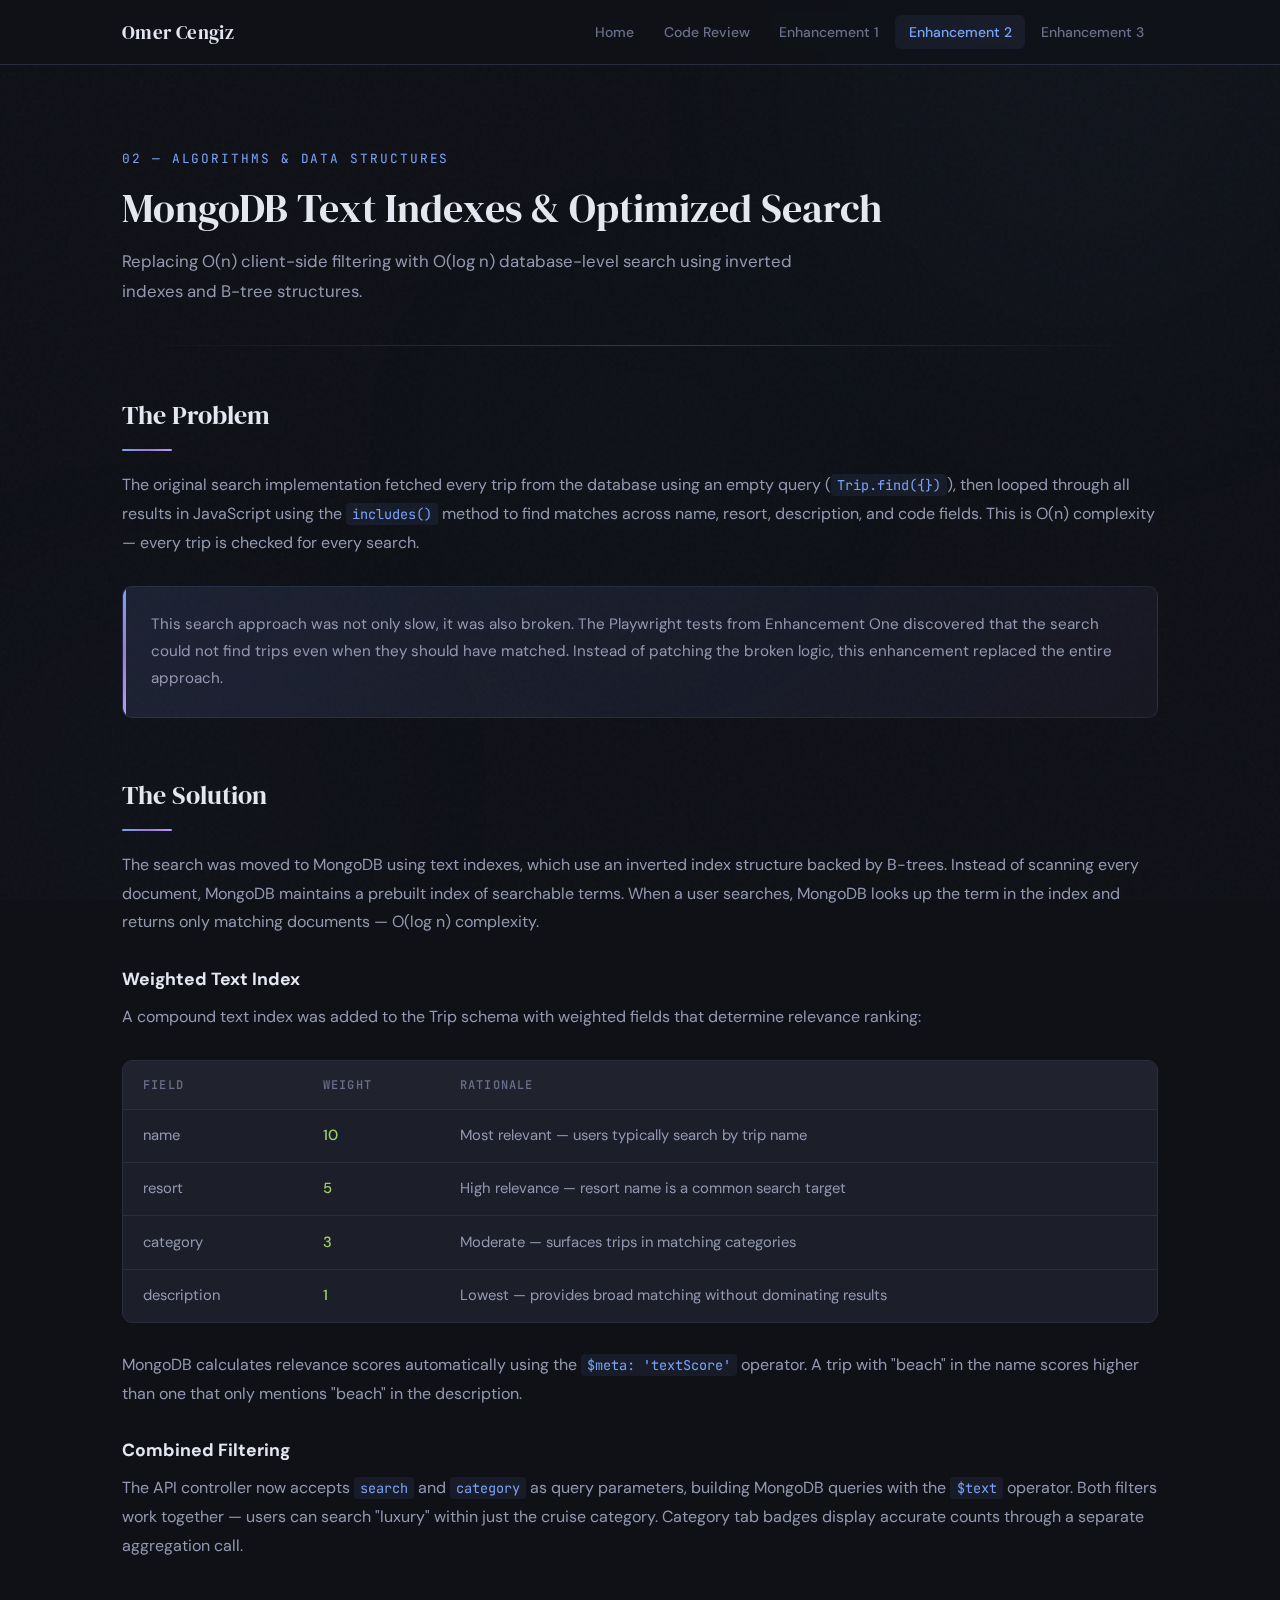
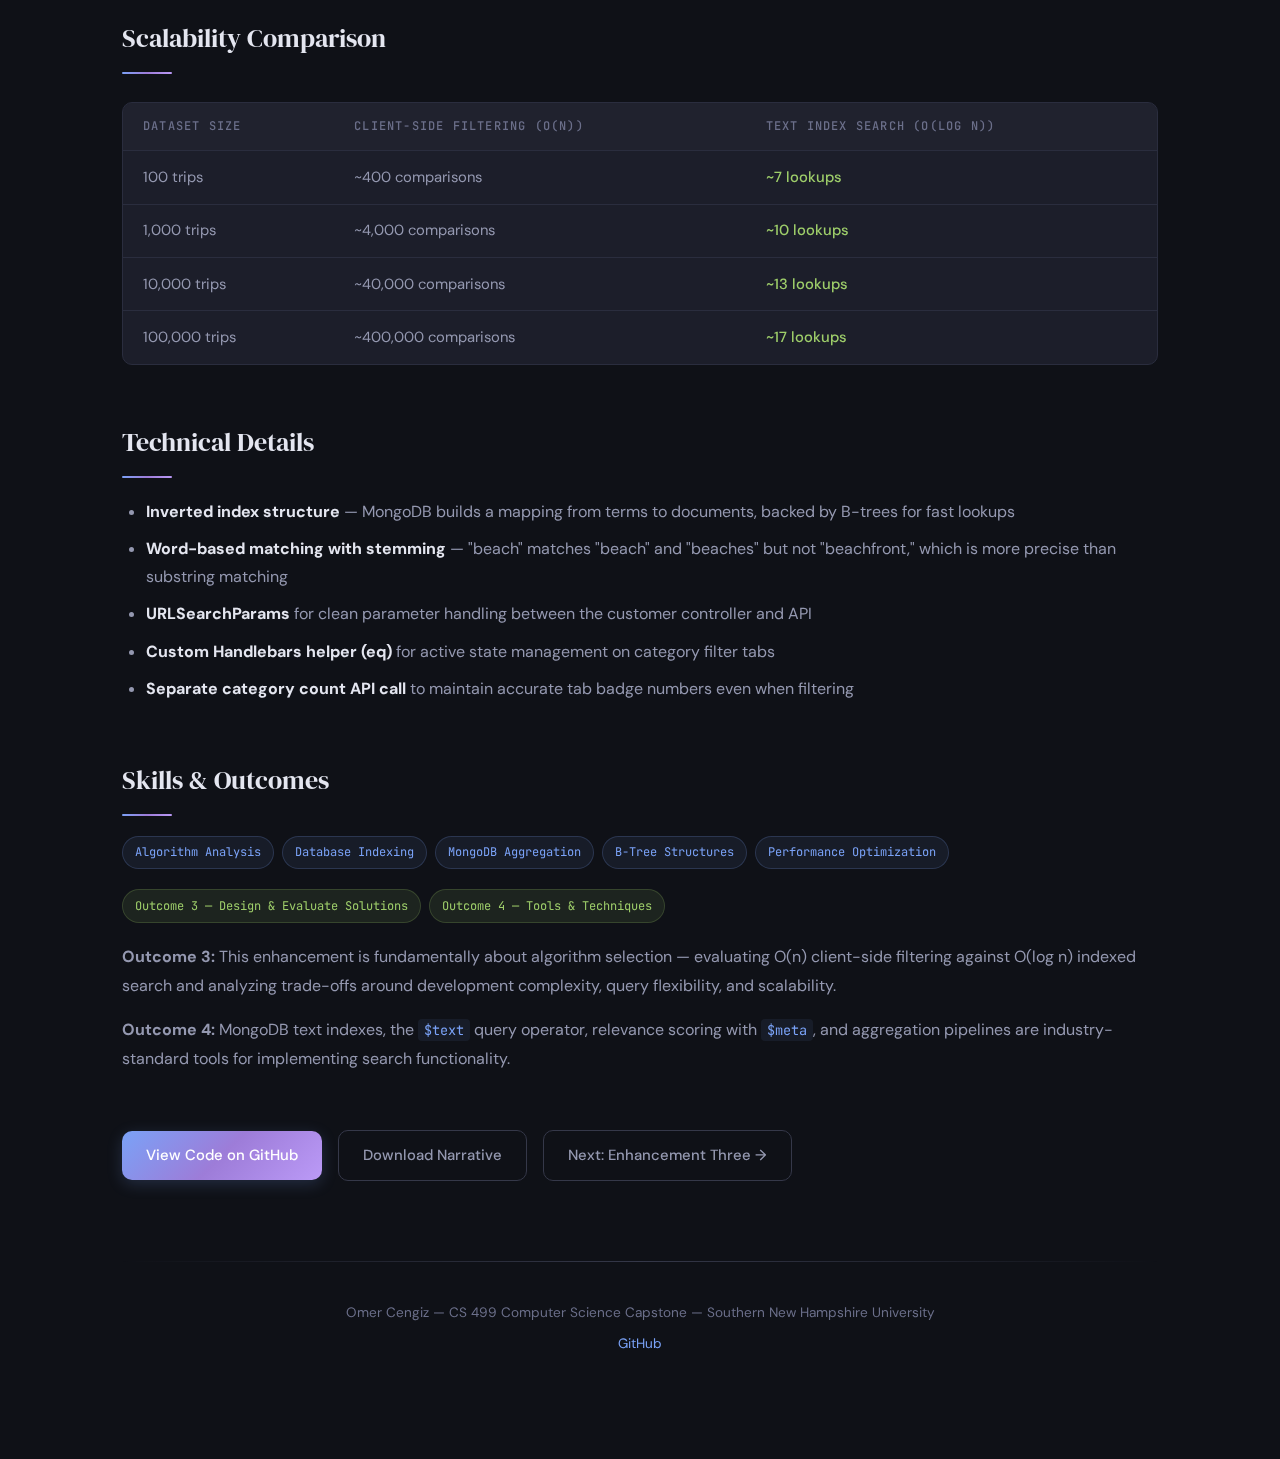
<file: enhancement-two.html>
<!DOCTYPE html>
<html lang="en">
<head>
  <meta charset="UTF-8">
  <meta name="viewport" content="width=device-width, initial-scale=1.0">
  <title>Enhancement Two — Omer Cengiz ePortfolio</title>
  <link rel="stylesheet" href="style.css">
</head>
<body>
  <div class="ambient"><div class="ambient-orb"></div><div class="ambient-orb"></div><div class="ambient-orb"></div></div>

  <nav class="nav">
    <div class="nav-inner">
      <a href="index.html" class="nav-logo">Omer Cengiz</a>
      <button class="nav-toggle" onclick="document.querySelector('.nav-links').classList.toggle('open')">&#9776;</button>
      <ul class="nav-links">
        <li><a href="index.html">Home</a></li>
        <li><a href="code-review.html">Code Review</a></li>
        <li><a href="enhancement-one.html">Enhancement 1</a></li>
        <li><a href="enhancement-two.html" class="active">Enhancement 2</a></li>
        <li><a href="enhancement-three.html">Enhancement 3</a></li>
      </ul>
    </div>
  </nav>

  <main class="main">
    <header class="page-header">
      <span class="label">02 — Algorithms &amp; Data Structures</span>
      <h1>MongoDB Text Indexes &amp; Optimized Search</h1>
      <p>Replacing O(n) client-side filtering with O(log n) database-level search using inverted indexes and B-tree structures.</p>
    </header>

    <section class="section">
      <h2>The Problem</h2>
      <p>The original search implementation fetched every trip from the database using an empty query (<code>Trip.find({})</code>), then looped through all results in JavaScript using the <code>includes()</code> method to find matches across name, resort, description, and code fields. This is O(n) complexity — every trip is checked for every search.</p>
      <div class="info-box">
        <p>This search approach was not only slow, it was also broken. The Playwright tests from Enhancement One discovered that the search could not find trips even when they should have matched. Instead of patching the broken logic, this enhancement replaced the entire approach.</p>
      </div>
    </section>

    <section class="section">
      <h2>The Solution</h2>
      <p>The search was moved to MongoDB using text indexes, which use an inverted index structure backed by B-trees. Instead of scanning every document, MongoDB maintains a prebuilt index of searchable terms. When a user searches, MongoDB looks up the term in the index and returns only matching documents — O(log n) complexity.</p>
      <h3>Weighted Text Index</h3>
      <p>A compound text index was added to the Trip schema with weighted fields that determine relevance ranking:</p>
      <table class="comparison-table">
        <thead><tr><th>Field</th><th>Weight</th><th>Rationale</th></tr></thead>
        <tbody>
          <tr><td>name</td><td class="highlight">10</td><td>Most relevant — users typically search by trip name</td></tr>
          <tr><td>resort</td><td class="highlight">5</td><td>High relevance — resort name is a common search target</td></tr>
          <tr><td>category</td><td class="highlight">3</td><td>Moderate — surfaces trips in matching categories</td></tr>
          <tr><td>description</td><td class="highlight">1</td><td>Lowest — provides broad matching without dominating results</td></tr>
        </tbody>
      </table>
      <p>MongoDB calculates relevance scores automatically using the <code>$meta: 'textScore'</code> operator. A trip with "beach" in the name scores higher than one that only mentions "beach" in the description.</p>
      <h3>Combined Filtering</h3>
      <p>The API controller now accepts <code>search</code> and <code>category</code> as query parameters, building MongoDB queries with the <code>$text</code> operator. Both filters work together — users can search "luxury" within just the cruise category. Category tab badges display accurate counts through a separate aggregation call.</p>
    </section>

    <section class="section">
      <h2>Scalability Comparison</h2>
      <table class="comparison-table">
        <thead><tr><th>Dataset Size</th><th>Client-Side Filtering (O(n))</th><th>Text Index Search (O(log n))</th></tr></thead>
        <tbody>
          <tr><td>100 trips</td><td>~400 comparisons</td><td class="highlight">~7 lookups</td></tr>
          <tr><td>1,000 trips</td><td>~4,000 comparisons</td><td class="highlight">~10 lookups</td></tr>
          <tr><td>10,000 trips</td><td>~40,000 comparisons</td><td class="highlight">~13 lookups</td></tr>
          <tr><td>100,000 trips</td><td>~400,000 comparisons</td><td class="highlight">~17 lookups</td></tr>
        </tbody>
      </table>
    </section>

    <section class="section">
      <h2>Technical Details</h2>
      <ul>
        <li><strong>Inverted index structure</strong> — MongoDB builds a mapping from terms to documents, backed by B-trees for fast lookups</li>
        <li><strong>Word-based matching with stemming</strong> — "beach" matches "beach" and "beaches" but not "beachfront," which is more precise than substring matching</li>
        <li><strong>URLSearchParams</strong> for clean parameter handling between the customer controller and API</li>
        <li><strong>Custom Handlebars helper (eq)</strong> for active state management on category filter tabs</li>
        <li><strong>Separate category count API call</strong> to maintain accurate tab badge numbers even when filtering</li>
      </ul>
    </section>

    <section class="section">
      <h2>Skills &amp; Outcomes</h2>
      <div class="tags">
        <span class="tag">Algorithm Analysis</span><span class="tag">Database Indexing</span><span class="tag">MongoDB Aggregation</span><span class="tag">B-Tree Structures</span><span class="tag">Performance Optimization</span>
      </div>
      <div class="tags" style="margin-top: 0.5rem;">
        <span class="tag tag--outcome">Outcome 3 — Design &amp; Evaluate Solutions</span>
        <span class="tag tag--outcome">Outcome 4 — Tools &amp; Techniques</span>
      </div>
      <p style="margin-top: 1rem;"><strong>Outcome 3:</strong> This enhancement is fundamentally about algorithm selection — evaluating O(n) client-side filtering against O(log n) indexed search and analyzing trade-offs around development complexity, query flexibility, and scalability.</p>
      <p><strong>Outcome 4:</strong> MongoDB text indexes, the <code>$text</code> query operator, relevance scoring with <code>$meta</code>, and aggregation pipelines are industry-standard tools for implementing search functionality.</p>
    </section>

    <div style="margin-top: 2rem;">
      <a href="https://github.com/omerfarukcengizzzz/CS-499" target="_blank" class="btn btn-primary">View Code on GitHub</a>
      <a href="enhancement-two-narrative.docx" class="btn btn-outline" style="margin-left: 0.75rem;">Download Narrative</a>
      <a href="enhancement-three.html" class="btn btn-outline" style="margin-left: 0.75rem;">Next: Enhancement Three &rarr;</a>
    </div>

    <footer class="footer">
      <p>Omer Cengiz &mdash; CS 499 Computer Science Capstone &mdash; Southern New Hampshire University</p>
      <p style="margin-top: 0.5rem;"><a href="https://github.com/omerfarukcengizzzz" target="_blank">GitHub</a></p>
    </footer>
  </main>
</body>
</html>
</file>
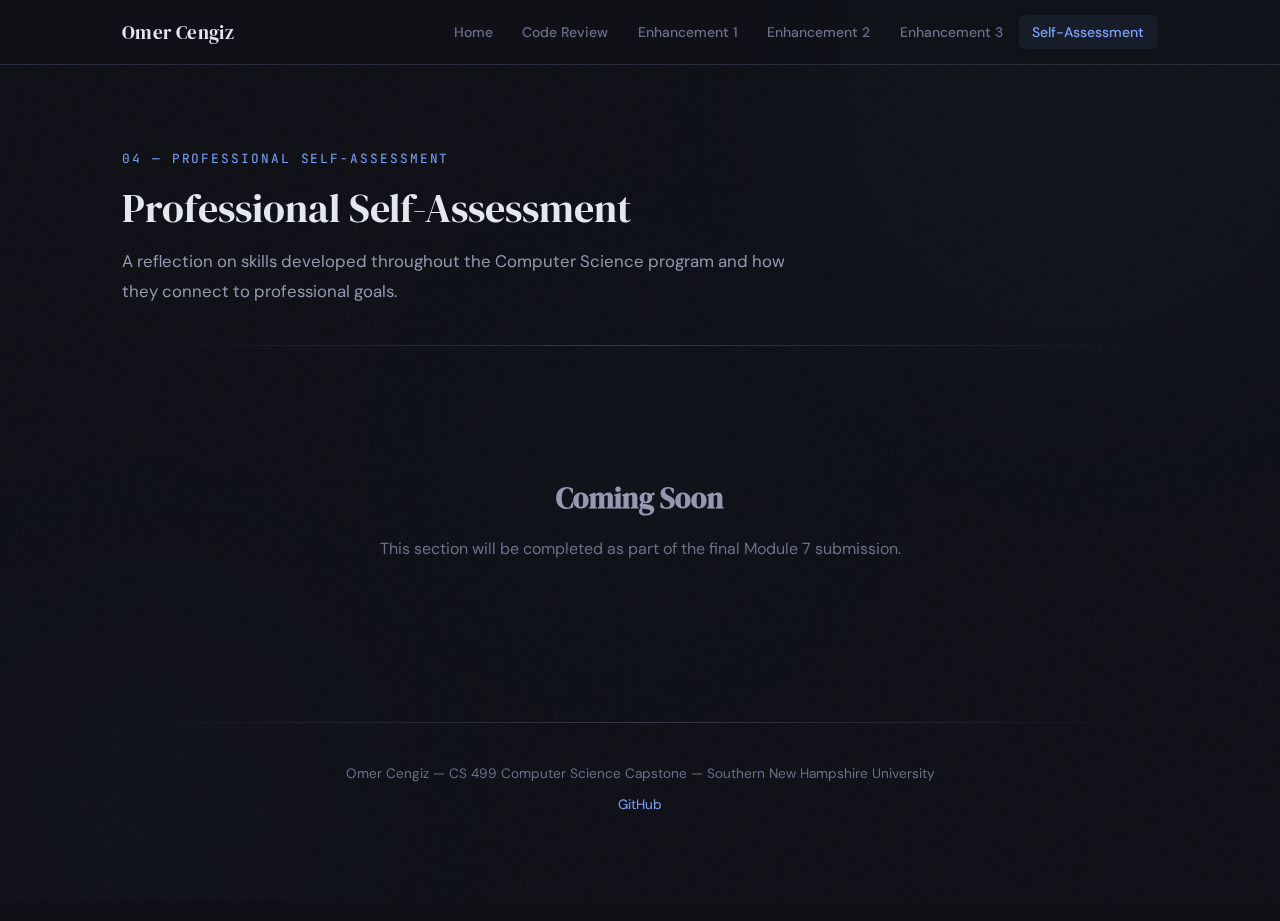
<file: self-assessment.html>
<!DOCTYPE html>
<html lang="en">
<head>
  <meta charset="UTF-8">
  <meta name="viewport" content="width=device-width, initial-scale=1.0">
  <title>Self-Assessment — Omer Cengiz ePortfolio</title>
  <link rel="stylesheet" href="style.css">
</head>
<body>
  <div class="ambient"><div class="ambient-orb"></div><div class="ambient-orb"></div><div class="ambient-orb"></div></div>

  <nav class="nav">
    <div class="nav-inner">
      <a href="index.html" class="nav-logo">Omer Cengiz</a>
      <button class="nav-toggle" onclick="document.querySelector('.nav-links').classList.toggle('open')">&#9776;</button>
      <ul class="nav-links">
        <li><a href="index.html">Home</a></li>
        <li><a href="code-review.html">Code Review</a></li>
        <li><a href="enhancement-one.html">Enhancement 1</a></li>
        <li><a href="enhancement-two.html">Enhancement 2</a></li>
        <li><a href="enhancement-three.html">Enhancement 3</a></li>
        <li><a href="self-assessment.html" class="active">Self-Assessment</a></li>
      </ul>
    </div>
  </nav>

  <main class="main">
    <header class="page-header">
      <span class="label">04 — Professional Self-Assessment</span>
      <h1>Professional Self-Assessment</h1>
      <p>A reflection on skills developed throughout the Computer Science program and how they connect to professional goals.</p>
    </header>

    <div class="coming-soon">
      <h2>Coming Soon</h2>
      <p>This section will be completed as part of the final Module 7 submission.</p>
    </div>

    <footer class="footer">
      <p>Omer Cengiz &mdash; CS 499 Computer Science Capstone &mdash; Southern New Hampshire University</p>
      <p style="margin-top: 0.5rem;"><a href="https://github.com/omerfarukcengizzzz" target="_blank">GitHub</a></p>
    </footer>
  </main>
</body>
</html>
</file>
<file: style.css>
@import url('https://fonts.googleapis.com/css2?family=DM+Serif+Display&family=DM+Sans:ital,wght@0,400;0,500;0,700;1,400&family=JetBrains+Mono:wght@400;500&display=swap');

:root {
  --bg-primary: #0f1117;
  --bg-secondary: #161821;
  --bg-card: #1c1e2a;
  --bg-card-hover: #222436;
  --text-primary: #e4e6f0;
  --text-secondary: #9498b0;
  --text-muted: #6b6f8a;
  --accent: #7aa2f7;
  --accent-secondary: #9d7cd8;
  --accent-dim: rgba(122, 162, 247, 0.08);
  --accent-glow: rgba(122, 162, 247, 0.15);
  --gradient-accent: linear-gradient(135deg, #7aa2f7 0%, #9d7cd8 50%, #bb9af7 100%);
  --gradient-subtle: linear-gradient(135deg, rgba(122,162,247,0.12) 0%, rgba(157,124,216,0.06) 100%);
  --gradient-card: linear-gradient(160deg, rgba(122,162,247,0.06) 0%, transparent 40%);
  --border: #2a2d3e;
  --border-light: #353849;
  --success: #9ece6a;
  --success-dim: rgba(158, 206, 106, 0.1);
  --warning: #e0af68;
  --radius: 16px;
  --radius-sm: 10px;
  --radius-xs: 6px;
  --font-display: 'DM Serif Display', Georgia, serif;
  --font-body: 'DM Sans', -apple-system, sans-serif;
  --font-mono: 'JetBrains Mono', monospace;
  --shadow-lg: 0 16px 64px rgba(0,0,0,0.4);
  --shadow-glow: 0 0 40px rgba(122,162,247,0.08);
}

*, *::before, *::after { box-sizing: border-box; margin: 0; padding: 0; }
html { scroll-behavior: smooth; }

body {
  font-family: var(--font-body);
  background-color: var(--bg-primary);
  color: var(--text-primary);
  line-height: 1.7;
  font-size: 16px;
  -webkit-font-smoothing: antialiased;
  overflow-x: hidden;
}

/* ─── Ambient Background ─── */
.ambient { position: fixed; inset: 0; pointer-events: none; z-index: 0; overflow: hidden; }
.ambient-orb { position: absolute; border-radius: 50%; filter: blur(120px); opacity: 0.35; animation: float 20s ease-in-out infinite; }
.ambient-orb:nth-child(1) { width: 600px; height: 600px; background: rgba(122,162,247,0.08); top: -200px; right: -100px; }
.ambient-orb:nth-child(2) { width: 500px; height: 500px; background: rgba(157,124,216,0.06); bottom: -150px; left: -100px; animation-delay: -7s; }
.ambient-orb:nth-child(3) { width: 400px; height: 400px; background: rgba(122,162,247,0.05); top: 50%; left: 50%; transform: translate(-50%,-50%); animation-delay: -14s; }
@keyframes float {
  0%, 100% { transform: translate(0,0) scale(1); }
  33% { transform: translate(30px,-20px) scale(1.05); }
  66% { transform: translate(-20px,15px) scale(0.95); }
}

/* Grain */
body::after {
  content: '';
  position: fixed; inset: 0;
  pointer-events: none; z-index: 1; opacity: 0.025;
  background-image: url("data:image/svg+xml,%3Csvg viewBox='0 0 256 256' xmlns='http://www.w3.org/2000/svg'%3E%3Cfilter id='n'%3E%3CfeTurbulence type='fractalNoise' baseFrequency='0.9' numOctaves='4' stitchTiles='stitch'/%3E%3C/filter%3E%3Crect width='100%25' height='100%25' filter='url(%23n)'/%3E%3C/svg%3E");
}

/* ─── Navigation ─── */
.nav { position: fixed; top: 0; left: 0; right: 0; z-index: 100; background: rgba(15,17,23,0.75); backdrop-filter: blur(24px) saturate(1.2); border-bottom: 1px solid var(--border); }
.nav-inner { max-width: 1100px; margin: 0 auto; padding: 0 2rem; display: flex; align-items: center; justify-content: space-between; height: 64px; }
.nav-logo { font-family: var(--font-display); font-size: 1.2rem; color: var(--text-primary); text-decoration: none; letter-spacing: 0.02em; }
.nav-logo span { color: var(--accent); }
.nav-links { display: flex; gap: 0.15rem; list-style: none; }
.nav-links a { color: var(--text-muted); text-decoration: none; font-size: 0.875rem; font-weight: 500; padding: 0.5rem 0.85rem; border-radius: var(--radius-xs); transition: all 0.25s ease; }
.nav-links a:hover { color: var(--text-primary); background: rgba(255,255,255,0.04); }
.nav-links a.active { color: var(--accent); background: var(--accent-dim); }
.nav-toggle { display: none; background: none; border: 1px solid var(--border-light); color: var(--text-primary); font-size: 1.25rem; cursor: pointer; padding: 0.4rem 0.65rem; border-radius: var(--radius-xs); }

/* ─── Main ─── */
.main { max-width: 1100px; margin: 0 auto; padding: 6rem 2rem 4rem; position: relative; z-index: 2; }

/* ─── Hero ─── */
.hero { padding: 5rem 0 4rem; text-align: center; }
.hero-label { font-family: var(--font-mono); font-size: 0.8rem; text-transform: uppercase; letter-spacing: 0.15em; margin-bottom: 1.5rem; display: inline-block; padding: 0.5rem 1.25rem; border-radius: 100px; background: var(--accent-dim); border: 1px solid rgba(122,162,247,0.15); color: var(--accent); }
.hero h1 { font-family: var(--font-display); font-size: 3.5rem; font-weight: 400; line-height: 1.2; margin-bottom: 1.25rem; }
.hero h1 em { font-style: italic; color: var(--accent); }
.hero p { font-size: 1.1rem; color: var(--text-secondary); max-width: 620px; margin: 0 auto; line-height: 1.8; }
.hero-buttons { margin-top: 2rem; display: flex; gap: 1rem; justify-content: center; flex-wrap: wrap; }

/* ─── Page Header ─── */
.page-header { padding: 3rem 0 2.5rem; margin-bottom: 3rem; position: relative; }
.page-header::after { content: ''; position: absolute; bottom: 0; left: 0; right: 0; height: 1px; background: linear-gradient(90deg, transparent, var(--border-light), transparent); }
.page-header .label { font-family: var(--font-mono); font-size: 0.8rem; text-transform: uppercase; letter-spacing: 0.15em; margin-bottom: 0.75rem; display: inline-block; color: var(--accent); }
.page-header h1 { font-family: var(--font-display); font-size: 2.5rem; font-weight: 400; line-height: 1.3; margin-bottom: 0.75rem; }
.page-header p { color: var(--text-secondary); font-size: 1.05rem; max-width: 700px; line-height: 1.8; }

/* ─── Cards ─── */
.cards { display: grid; grid-template-columns: repeat(auto-fit, minmax(320px, 1fr)); gap: 1.25rem; margin: 3rem 0; }
.card { background: var(--bg-card); background-image: var(--gradient-card); border: 1px solid var(--border); border-radius: var(--radius); padding: 2rem; transition: all 0.35s cubic-bezier(0.4,0,0.2,1); text-decoration: none; color: inherit; display: block; position: relative; overflow: hidden; }
.card::before { content: ''; position: absolute; top: 0; left: 0; right: 0; height: 1px; background: linear-gradient(90deg, transparent, rgba(122,162,247,0), transparent); transition: all 0.35s ease; }
a.card:hover { border-color: rgba(122,162,247,0.25); background-color: var(--bg-card-hover); transform: translateY(-4px); box-shadow: var(--shadow-lg), var(--shadow-glow); }
a.card:hover::before { background: linear-gradient(90deg, transparent, rgba(122,162,247,0.4), transparent); }
.card-number { font-family: var(--font-mono); font-size: 0.75rem; letter-spacing: 0.1em; margin-bottom: 0.75rem; display: inline-block; padding: 0.3rem 0.65rem; border-radius: var(--radius-xs); background: var(--accent-dim); color: var(--accent); }
.card h3 { font-family: var(--font-display); font-size: 1.3rem; font-weight: 400; margin-bottom: 0.5rem; line-height: 1.3; }
.card p { color: var(--text-secondary); font-size: 0.925rem; line-height: 1.6; }

/* ─── Sections ─── */
.section { margin-bottom: 3.5rem; }
.section h2 { font-family: var(--font-display); font-size: 1.6rem; font-weight: 400; margin-bottom: 1.25rem; padding-bottom: 0.85rem; position: relative; }
.section h2::after { content: ''; position: absolute; bottom: 0; left: 0; width: 50px; height: 2px; background: var(--gradient-accent); border-radius: 2px; }
.section h3 { font-size: 1.1rem; font-weight: 700; margin-bottom: 0.5rem; margin-top: 1.75rem; color: var(--text-primary); }
.section p { color: var(--text-secondary); margin-bottom: 1rem; line-height: 1.8; }
.section ul, .section ol { color: var(--text-secondary); margin-bottom: 1.25rem; padding-left: 1.5rem; }
.section li { margin-bottom: 0.65rem; line-height: 1.7; }
.section li strong { color: var(--text-primary); }
.section code { font-family: var(--font-mono); font-size: 0.85em; background: var(--accent-dim); padding: 0.15em 0.45em; border-radius: 4px; color: var(--accent); }

/* ─── Info Box ─── */
.info-box { background: var(--gradient-subtle); border: 1px solid rgba(122,162,247,0.12); border-radius: var(--radius-sm); padding: 1.5rem 1.75rem; margin: 1.75rem 0; position: relative; overflow: hidden; }
.info-box::before { content: ''; position: absolute; top: 0; left: 0; bottom: 0; width: 3px; background: var(--gradient-accent); border-radius: 3px 0 0 3px; }
.info-box p { margin-bottom: 0; font-size: 0.95rem; }

/* ─── Tags ─── */
.tags { display: flex; flex-wrap: wrap; gap: 0.5rem; margin: 1.25rem 0; }
.tag { font-family: var(--font-mono); font-size: 0.75rem; padding: 0.35rem 0.75rem; border-radius: 100px; background: var(--accent-dim); color: var(--accent); border: 1px solid rgba(122,162,247,0.2); }
.tag--outcome { background: var(--success-dim); color: var(--success); border-color: rgba(158,206,106,0.2); }

/* ─── Video ─── */
.video-container { position: relative; padding-bottom: 56.25%; height: 0; overflow: hidden; border-radius: var(--radius); border: 1px solid var(--border); margin: 1.75rem 0; box-shadow: var(--shadow-lg); }
.video-container iframe { position: absolute; top: 0; left: 0; width: 100%; height: 100%; border: 0; }

/* ─── Tables ─── */
.comparison-table { width: 100%; border-collapse: separate; border-spacing: 0; margin: 1.75rem 0; font-size: 0.925rem; background: var(--bg-card); border: 1px solid var(--border); border-radius: var(--radius-sm); overflow: hidden; }
.comparison-table th, .comparison-table td { text-align: left; padding: 0.85rem 1.25rem; border-bottom: 1px solid var(--border); }
.comparison-table th { color: var(--text-muted); font-family: var(--font-mono); font-size: 0.75rem; text-transform: uppercase; letter-spacing: 0.1em; font-weight: 500; background: rgba(255,255,255,0.02); }
.comparison-table td { color: var(--text-secondary); }
.comparison-table tbody tr:last-child td { border-bottom: none; }
.comparison-table tbody tr { transition: background 0.2s ease; }
.comparison-table tbody tr:hover { background: rgba(255,255,255,0.02); }
.comparison-table .highlight { color: var(--success); font-weight: 500; }

/* ─── Stats ─── */
.stats { display: grid; grid-template-columns: repeat(auto-fit, minmax(160px, 1fr)); gap: 1rem; margin: 2.5rem 0; }
.stat { background: var(--bg-card); background-image: var(--gradient-card); border: 1px solid var(--border); border-radius: var(--radius-sm); padding: 1.75rem 1.25rem; text-align: center; position: relative; overflow: hidden; }
.stat::before { content: ''; position: absolute; top: 0; left: 50%; transform: translateX(-50%); width: 60%; height: 1px; background: linear-gradient(90deg, transparent, rgba(122,162,247,0.3), transparent); }
.stat-number { font-family: var(--font-display); font-size: 2rem; color: var(--accent); display: block; margin-bottom: 0.25rem; }
.stat-label { font-size: 0.85rem; color: var(--text-muted); }

/* ─── Buttons ─── */
.btn { display: inline-flex; align-items: center; gap: 0.5rem; padding: 0.75rem 1.5rem; border-radius: var(--radius-sm); font-size: 0.925rem; font-weight: 500; text-decoration: none; transition: all 0.3s cubic-bezier(0.4,0,0.2,1); font-family: var(--font-body); }
.btn-primary { background: var(--gradient-accent); color: white; border: none; box-shadow: 0 4px 16px rgba(122,162,247,0.2); }
.btn-primary:hover { transform: translateY(-2px); box-shadow: 0 8px 32px rgba(122,162,247,0.3); }
.btn-outline { border: 1px solid var(--border-light); color: var(--text-secondary); background: transparent; }
.btn-outline:hover { border-color: rgba(122,162,247,0.3); color: var(--text-primary); background: var(--accent-dim); }

/* ─── Footer ─── */
.footer { margin-top: 5rem; padding: 2.5rem 0; text-align: center; color: var(--text-muted); font-size: 0.85rem; position: relative; }
.footer::before { content: ''; position: absolute; top: 0; left: 0; right: 0; height: 1px; background: linear-gradient(90deg, transparent, var(--border-light), transparent); }
.footer a { color: var(--accent); text-decoration: none; }
.footer a:hover { text-decoration: underline; }

/* ─── Coming Soon ─── */
.coming-soon { text-align: center; padding: 5rem 2rem; color: var(--text-muted); }
.coming-soon h2 { font-family: var(--font-display); font-size: 1.8rem; margin-bottom: 0.75rem; border: none; color: var(--text-secondary); }
.coming-soon h2::after { display: none; }

/* ─── Self-Assessment Content ─── */
.self-assessment-content { max-width: 1100px; }
.self-assessment-content h2::after { display: none; }
.self-assessment-content h2 { border-bottom: none; padding-bottom: 0; margin-top: 2.5rem; }
.self-assessment-content h2:first-child { margin-top: 0; }

/* ─── Animations ─── */
.fade-in { opacity: 0; transform: translateY(20px); animation: fadeIn 0.6s ease forwards; }
.fade-in:nth-child(1) { animation-delay: 0.1s; }
.fade-in:nth-child(2) { animation-delay: 0.2s; }
.fade-in:nth-child(3) { animation-delay: 0.3s; }
.fade-in:nth-child(4) { animation-delay: 0.4s; }
.fade-in:nth-child(5) { animation-delay: 0.5s; }
@keyframes fadeIn { to { opacity: 1; transform: translateY(0); } }

/* ─── Responsive ─── */
@media (max-width: 768px) {
  .hero h1 { font-size: 2.25rem; }
  .hero p { font-size: 1rem; }
  .page-header h1 { font-size: 1.75rem; }
  .nav-links { display: none; position: absolute; top: 64px; left: 0; right: 0; background: rgba(15,17,23,0.97); backdrop-filter: blur(24px); flex-direction: column; padding: 1rem; border-bottom: 1px solid var(--border); gap: 0.25rem; }
  .nav-links.open { display: flex; }
  .nav-toggle { display: block; }
  .cards { grid-template-columns: 1fr; }
  .stats { grid-template-columns: 1fr 1fr; }
  .main { padding: 5rem 1.25rem 3rem; }
  .hero { padding: 3rem 0; }
  .hero-buttons { flex-direction: column; align-items: center; }
  .btn + .btn { margin-left: 0 !important; }
}
</file>
